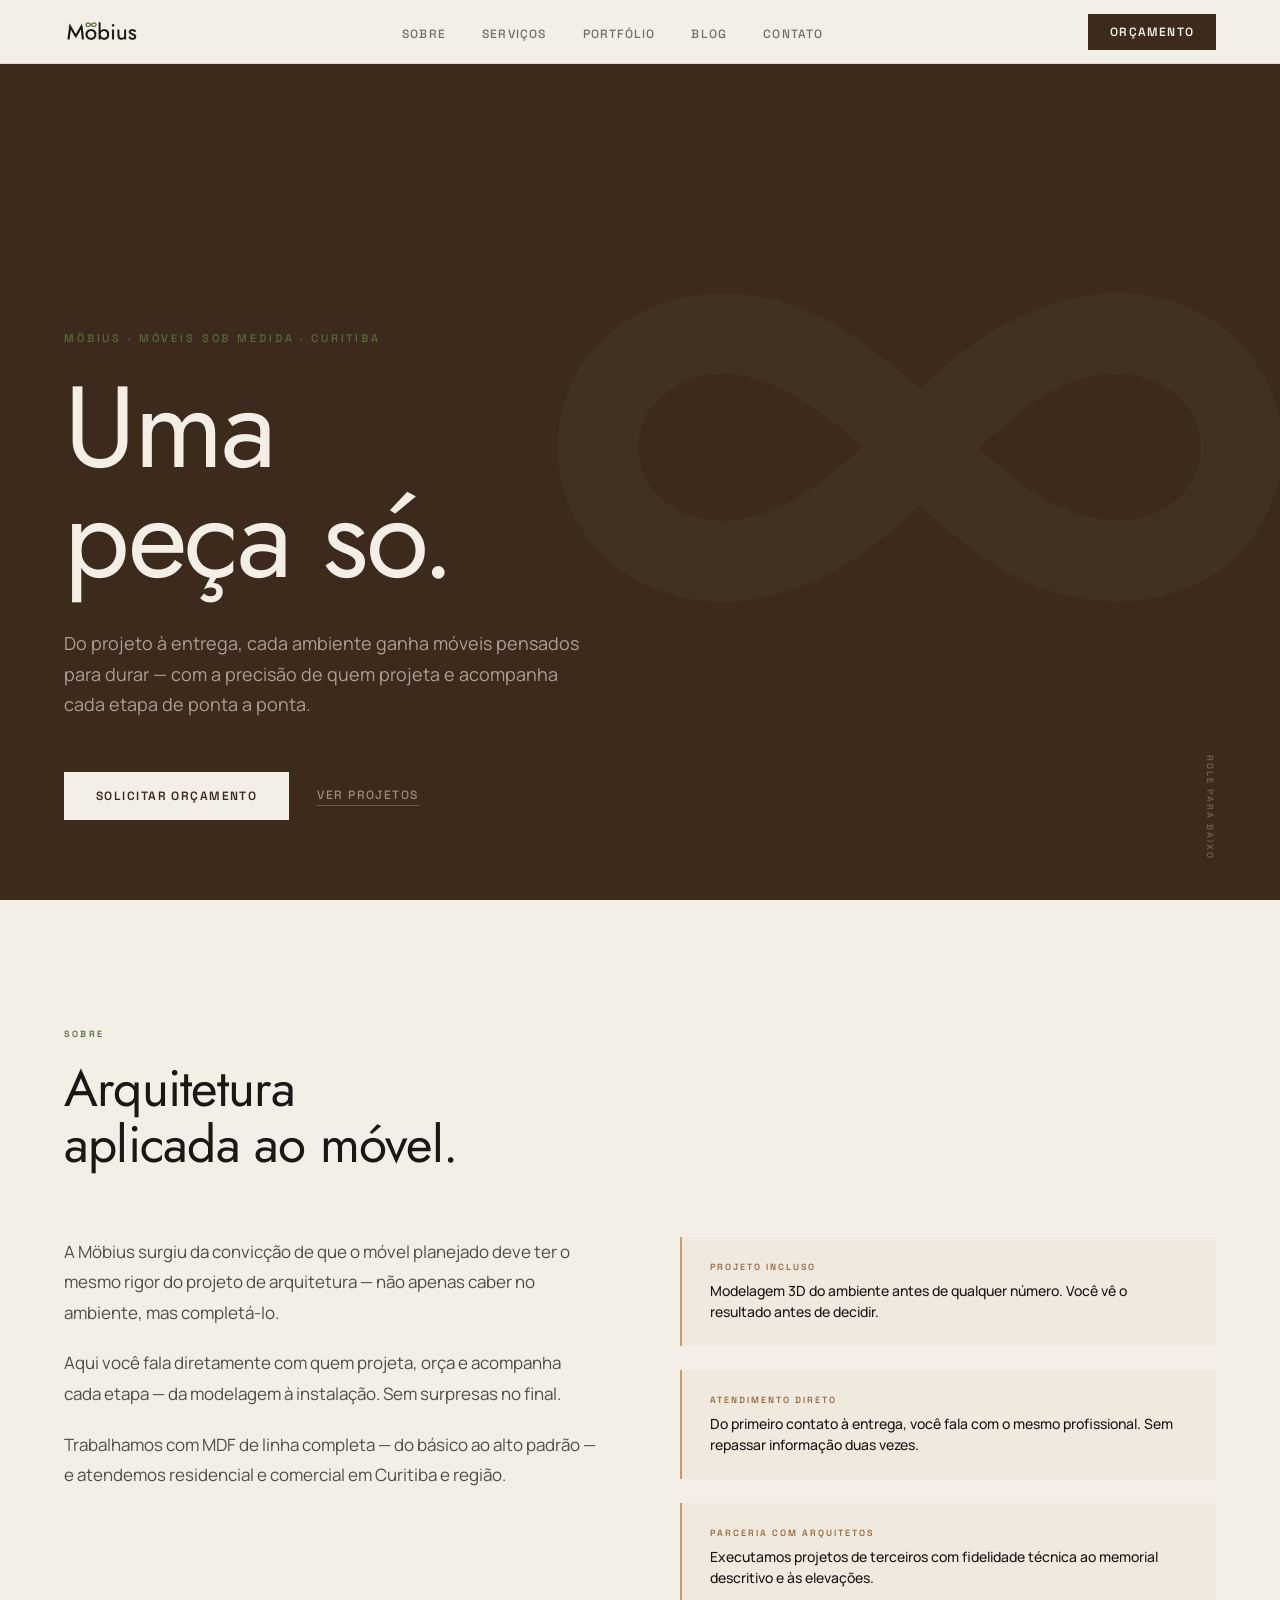
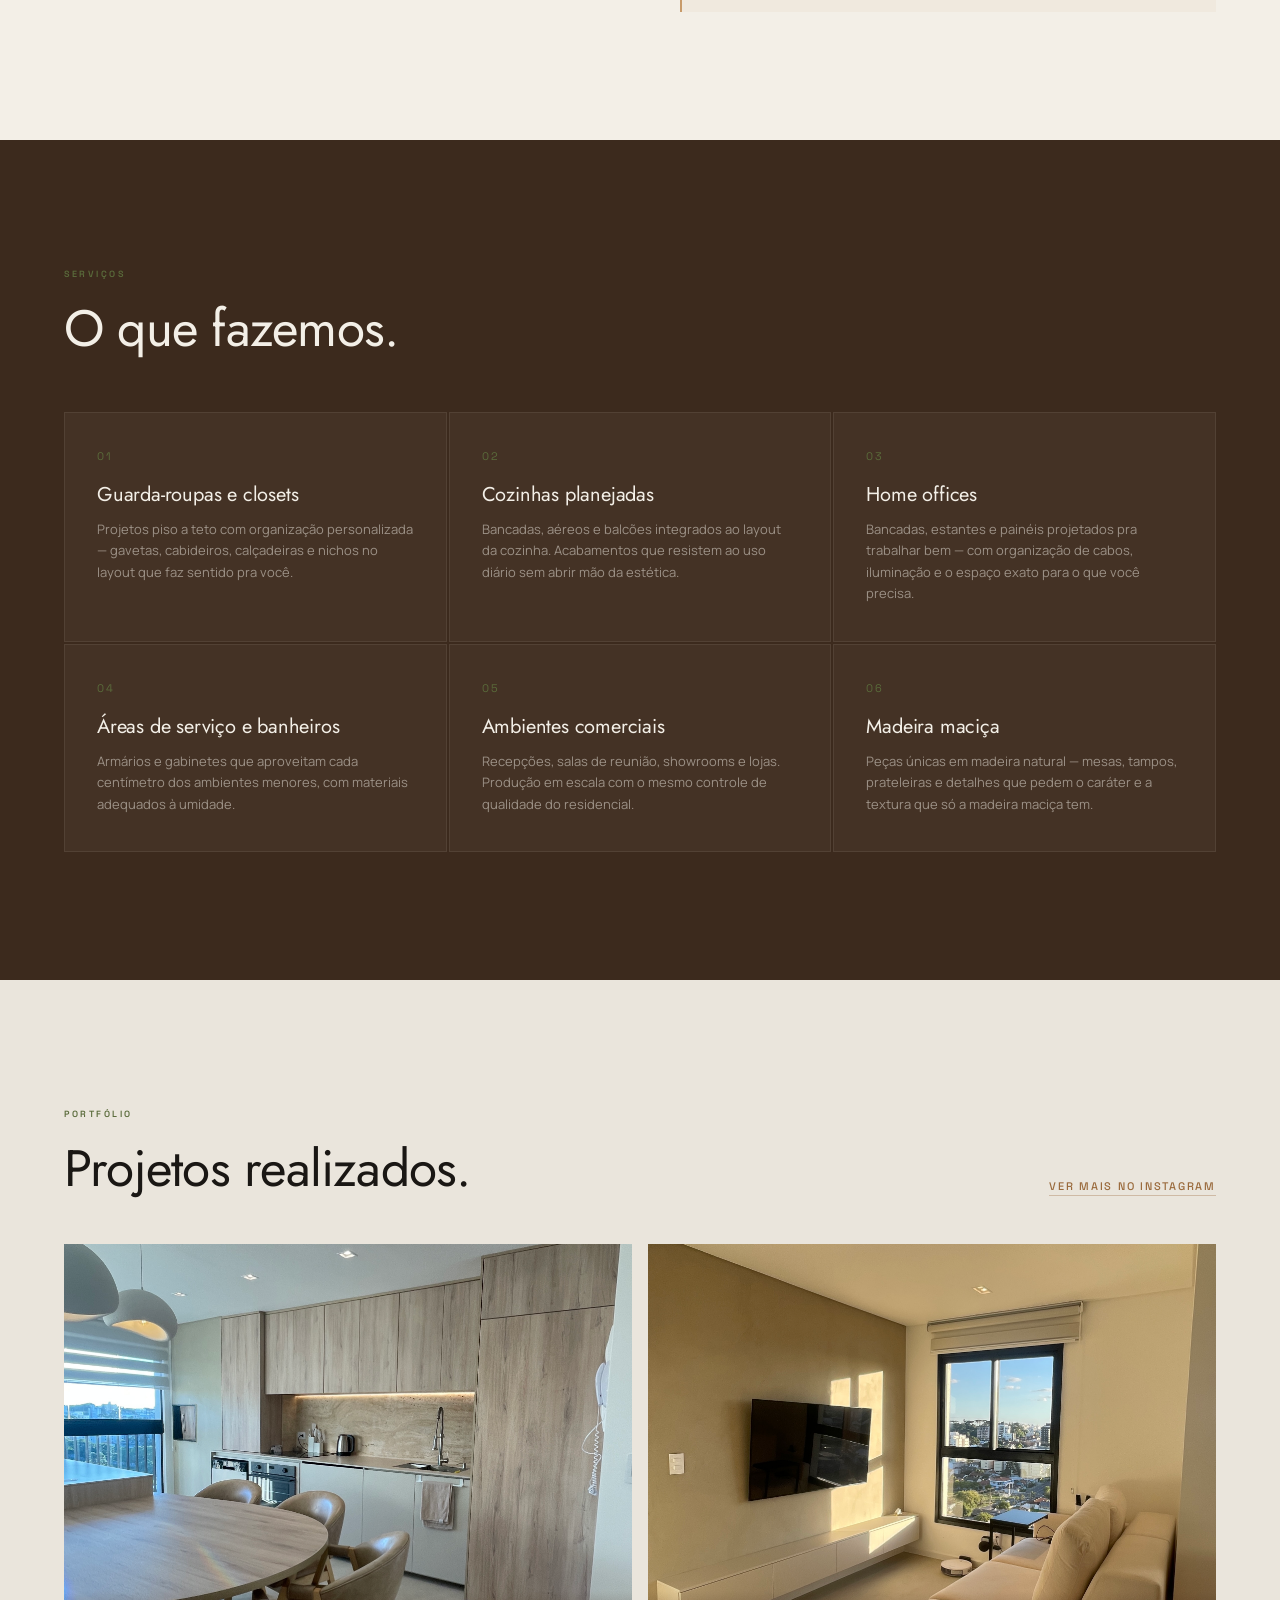
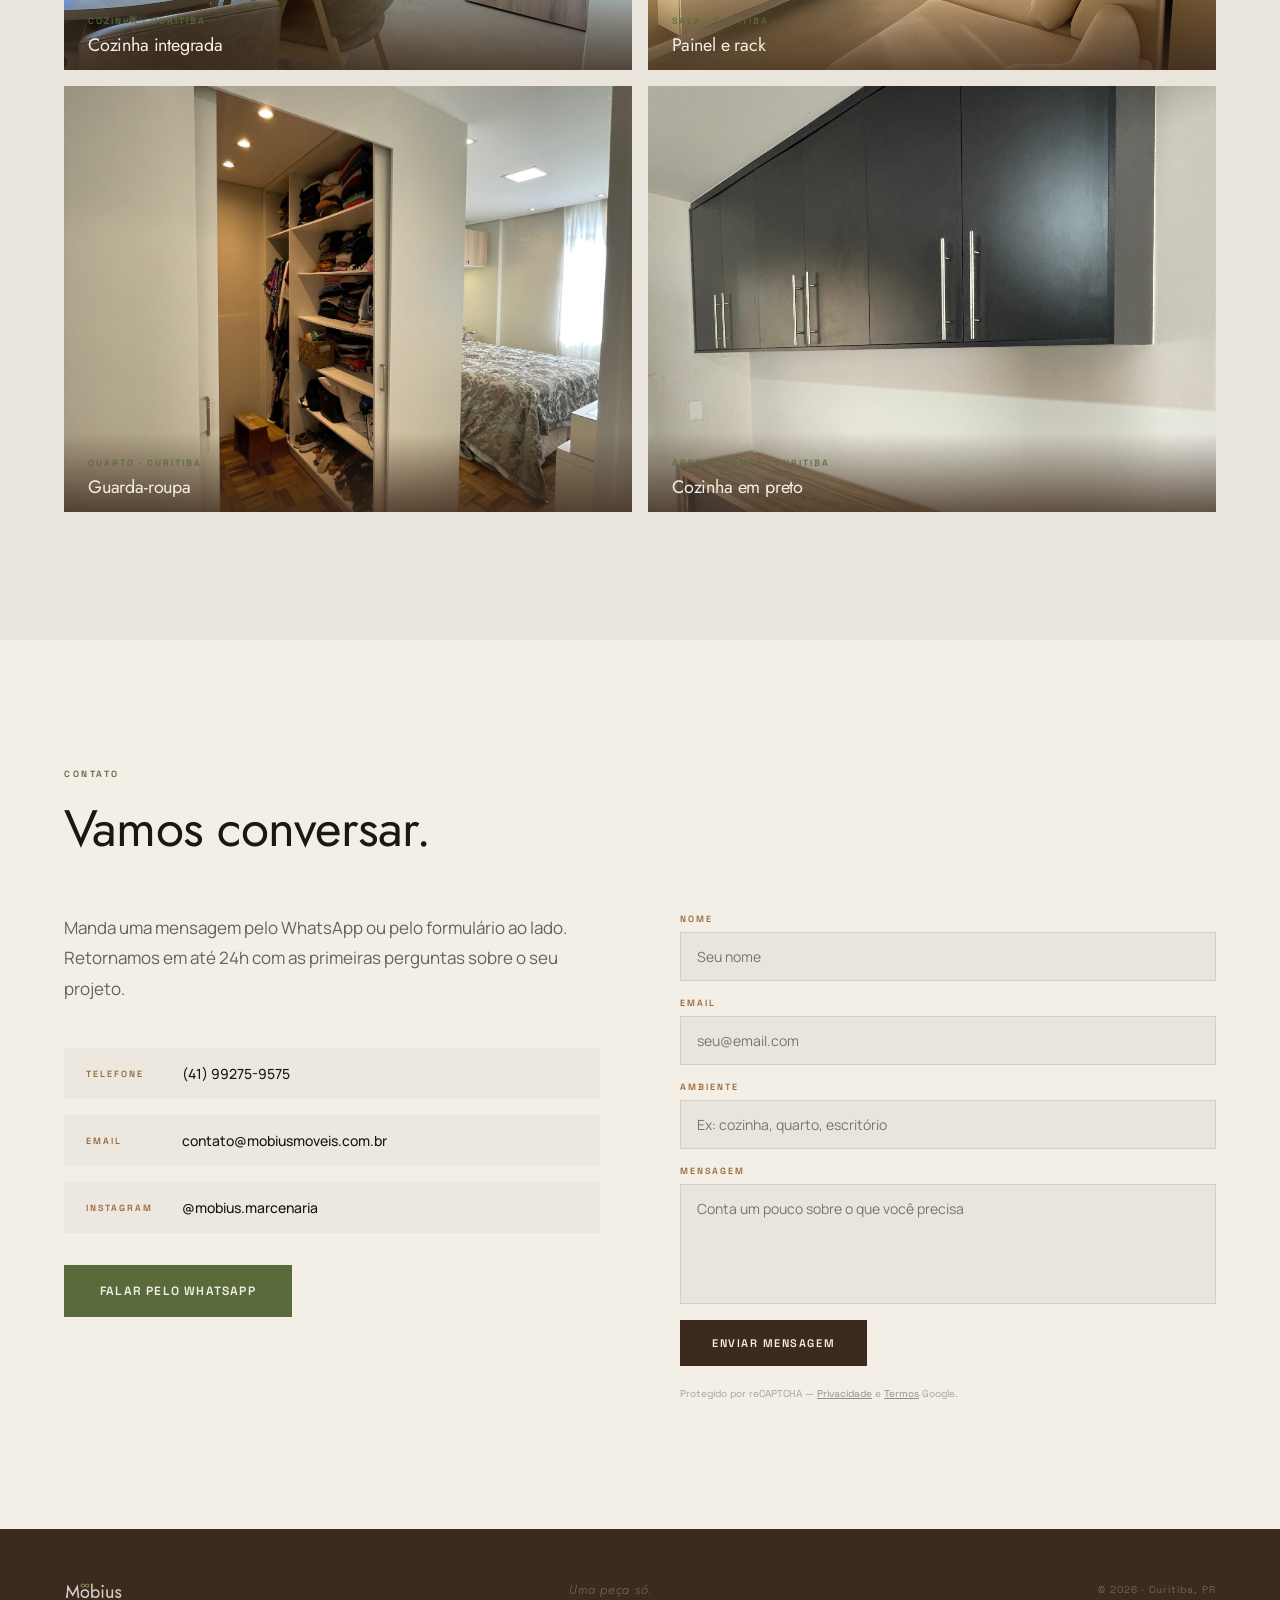
<file: index.html>
<!DOCTYPE html>
<html lang="pt-BR">
<head>
  <meta charset="UTF-8">
  <meta name="viewport" content="width=device-width, initial-scale=1.0">
  <meta name="description" content="Möbius — Móveis planejados sob medida em MDF, do projeto 3D à instalação. Marcenaria de autor para residencial e comercial em Curitiba e região.">
  <title>Móveis Planejados Sob Medida em Curitiba | Möbius Marcenaria</title>
  <link rel="canonical" href="https://www.mobiusmoveis.com.br/">

  <meta property="og:type" content="website">
  <meta property="og:site_name" content="Möbius Marcenaria">
  <meta property="og:locale" content="pt_BR">
  <meta property="og:title" content="Móveis Planejados Sob Medida em Curitiba | Möbius Marcenaria">
  <meta property="og:description" content="Móveis planejados sob medida em MDF, do projeto 3D à instalação. Marcenaria de autor para residencial e comercial em Curitiba e região.">
  <meta property="og:url" content="https://www.mobiusmoveis.com.br/">
  <meta property="og:image" content="https://www.mobiusmoveis.com.br/assets/projeto-1.jpg">
  <meta name="twitter:card" content="summary_large_image">
  <meta name="twitter:title" content="Móveis Planejados Sob Medida em Curitiba | Möbius Marcenaria">
  <meta name="twitter:description" content="Móveis planejados sob medida em MDF, do projeto 3D à instalação. Marcenaria de autor em Curitiba.">
  <meta name="twitter:image" content="https://www.mobiusmoveis.com.br/assets/projeto-1.jpg">

  <script type="application/ld+json">
  {
    "@context": "https://schema.org",
    "@type": "HomeAndConstructionBusiness",
    "@id": "https://www.mobiusmoveis.com.br/#negocio",
    "name": "Möbius Marcenaria",
    "alternateName": "Möbius Móveis Sob Medida",
    "description": "Marcenaria de autor em Curitiba. Móveis planejados sob medida em MDF, do projeto 3D à instalação, para residencial e comercial.",
    "url": "https://www.mobiusmoveis.com.br/",
    "logo": "https://www.mobiusmoveis.com.br/assets/logo-wordmark.png",
    "image": "https://www.mobiusmoveis.com.br/assets/projeto-1.jpg",
    "telephone": "+55-41-99275-9575",
    "email": "contato@mobiusmoveis.com.br",
    "priceRange": "$$-$$$",
    "address": {
      "@type": "PostalAddress",
      "addressLocality": "Curitiba",
      "addressRegion": "PR",
      "addressCountry": "BR"
    },
    "areaServed": [
      { "@type": "City", "name": "Curitiba" },
      { "@type": "AdministrativeArea", "name": "Região Metropolitana de Curitiba" }
    ],
    "sameAs": ["https://www.instagram.com/mobius.marcenaria"],
    "knowsAbout": [
      "móveis planejados sob medida",
      "marcenaria em MDF",
      "cozinhas planejadas",
      "guarda-roupas e closets",
      "execução de projeto de arquitetura"
    ],
    "hasOfferCatalog": {
      "@type": "OfferCatalog",
      "name": "Serviços de marcenaria sob medida",
      "itemListElement": [
        { "@type": "Offer", "itemOffered": { "@type": "Service", "name": "Guarda-roupas e closets planejados" } },
        { "@type": "Offer", "itemOffered": { "@type": "Service", "name": "Cozinhas planejadas sob medida" } },
        { "@type": "Offer", "itemOffered": { "@type": "Service", "name": "Home offices planejados" } },
        { "@type": "Offer", "itemOffered": { "@type": "Service", "name": "Armários para áreas de serviço e banheiros" } },
        { "@type": "Offer", "itemOffered": { "@type": "Service", "name": "Marcenaria para ambientes comerciais" } },
        { "@type": "Offer", "itemOffered": { "@type": "Service", "name": "Peças em madeira maciça" } }
      ]
    }
  }
  </script>

  <link rel="preconnect" href="https://fonts.googleapis.com">
  <link rel="preconnect" href="https://fonts.gstatic.com" crossorigin>
  <link href="https://fonts.googleapis.com/css2?family=Jost:ital,wght@0,300;0,400;0,500;0,600;1,300&family=Manrope:wght@400;500;600;700&family=Space+Grotesk:wght@300;400;500;600&display=swap" rel="stylesheet">
  <script src="https://www.google.com/recaptcha/api.js?render=6Lc2WgYtAAAAAO7ogXWaCFEO2RRn3mpumhZgNvRN"></script>
  <style>
    /* ── VARIÁVEIS ────────────────────────────── */
    :root {
      --papel: #F3EFE7;
      --nogueira: #3C2A1D;
      --musgo: #5A6B3B;
      --tinta: #1A1714;
      --mel: #C89B6A;
      --caramelo: #9A6A3C;
      --papel-escuro: #EAE5DC;

      --jost: 'Jost', sans-serif;
      --manrope: 'Manrope', sans-serif;
      --grotesk: 'Space Grotesk', sans-serif;

      --max: 1160px;
      --pad: clamp(24px, 5vw, 80px);
    }

    /* ── RESET ────────────────────────────────── */
    *, *::before, *::after { box-sizing: border-box; margin: 0; padding: 0; }
    html { scroll-behavior: smooth; }
    body {
      font-family: var(--manrope);
      background: var(--papel);
      color: var(--tinta);
      -webkit-font-smoothing: antialiased;
    }
    img { display: block; width: 100%; height: 100%; object-fit: cover; }
    a { text-decoration: none; color: inherit; }

    /* ── NAV ──────────────────────────────────── */
    nav {
      position: fixed;
      top: 0; left: 0; right: 0;
      z-index: 100;
      background: var(--papel);
      border-bottom: 1px solid rgba(60, 42, 29, 0.1);
      padding: 0 var(--pad);
      height: 64px;
      display: flex;
      align-items: center;
      justify-content: space-between;
    }

    .nav-logo {
      display: flex;
      align-items: center;
    }

    .nav-logo img {
      height: 52px;
      width: auto;
      object-fit: contain;
    }

    .nav-links {
      display: flex;
      align-items: center;
      gap: 36px;
      list-style: none;
    }

    .nav-links a {
      font-family: var(--grotesk);
      font-size: 12px;
      font-weight: 500;
      letter-spacing: 0.1em;
      text-transform: uppercase;
      color: rgba(26, 23, 20, 0.6);
      transition: color 0.2s;
    }

    .nav-links a:hover { color: var(--tinta); }

    .nav-cta {
      font-family: var(--grotesk);
      font-size: 12px;
      font-weight: 600;
      letter-spacing: 0.1em;
      text-transform: uppercase;
      color: var(--papel);
      background: var(--nogueira);
      padding: 10px 22px;
      transition: background 0.2s;
    }

    .nav-cta:hover { background: var(--musgo); }

    /* ── HERO ─────────────────────────────────── */
    #inicio {
      background: var(--nogueira);
      min-height: 100vh;
      padding: 120px var(--pad) 80px;
      display: flex;
      flex-direction: column;
      justify-content: flex-end;
      position: relative;
      overflow: hidden;
    }

    .hero-bg-symbol {
      position: absolute;
      right: -8%;
      top: 50%;
      transform: translateY(-50%);
      height: clamp(400px, 72vh, 700px);
      width: auto;
      opacity: 0.13;
      pointer-events: none;
      user-select: none;
    }

    .hero-bg-symbol img {
      height: 100%;
      width: auto;
      object-fit: contain;
    }

    .hero-inner {
      max-width: var(--max);
      width: 100%;
      margin: 0 auto;
      position: relative;
      z-index: 1;
    }

    .hero-eyebrow {
      font-family: var(--grotesk);
      font-size: 11px;
      font-weight: 500;
      letter-spacing: 0.26em;
      text-transform: uppercase;
      color: var(--musgo);
      margin-bottom: 28px;
    }

    .hero-headline {
      font-family: var(--jost);
      font-size: clamp(56px, 9vw, 128px);
      font-weight: 400;
      color: var(--papel);
      line-height: 0.95;
      letter-spacing: -0.02em;
      margin-bottom: 36px;
      max-width: 800px;
    }

    .hero-sub {
      font-family: var(--manrope);
      font-size: clamp(15px, 1.6vw, 18px);
      font-weight: 400;
      color: rgba(243, 239, 231, 0.6);
      line-height: 1.7;
      max-width: 520px;
      margin-bottom: 52px;
    }

    .hero-actions {
      display: flex;
      align-items: center;
      gap: 28px;
      flex-wrap: wrap;
    }

    .btn-primary {
      font-family: var(--grotesk);
      font-size: 12px;
      font-weight: 600;
      letter-spacing: 0.12em;
      text-transform: uppercase;
      color: var(--nogueira);
      background: var(--papel);
      padding: 16px 32px;
      transition: background 0.2s, color 0.2s;
      display: inline-block;
    }

    .btn-primary:hover {
      background: var(--musgo);
      color: var(--papel);
    }

    .btn-ghost {
      font-family: var(--grotesk);
      font-size: 12px;
      font-weight: 500;
      letter-spacing: 0.12em;
      text-transform: uppercase;
      color: rgba(243, 239, 231, 0.5);
      border-bottom: 1px solid rgba(243, 239, 231, 0.25);
      padding-bottom: 2px;
      transition: color 0.2s, border-color 0.2s;
    }

    .btn-ghost:hover {
      color: var(--papel);
      border-color: var(--papel);
    }

    .hero-scroll {
      position: absolute;
      bottom: 40px;
      right: var(--pad);
      font-family: var(--grotesk);
      font-size: 9px;
      font-weight: 500;
      letter-spacing: 0.22em;
      text-transform: uppercase;
      color: rgba(243, 239, 231, 0.3);
      writing-mode: vertical-rl;
    }

    /* ── SEÇÃO GENÉRICA ───────────────────────── */
    section {
      padding: clamp(72px, 10vw, 128px) var(--pad);
    }

    .section-inner {
      max-width: var(--max);
      margin: 0 auto;
    }

    .eyebrow {
      font-family: var(--grotesk);
      font-size: 9px;
      font-weight: 600;
      letter-spacing: 0.28em;
      text-transform: uppercase;
      color: var(--musgo);
      margin-bottom: 20px;
    }

    .section-headline {
      font-family: var(--jost);
      font-size: clamp(32px, 4vw, 52px);
      font-weight: 400;
      color: var(--tinta);
      line-height: 1.1;
      letter-spacing: -0.015em;
    }

    /* ── SOBRE ────────────────────────────────── */
    #sobre {
      background: var(--papel);
    }

    .sobre-grid {
      display: grid;
      grid-template-columns: 1fr 1fr;
      gap: 80px;
      align-items: start;
      margin-top: 64px;
    }

    .sobre-text p {
      font-size: clamp(15px, 1.5vw, 17px);
      font-weight: 400;
      color: rgba(26, 23, 20, 0.75);
      line-height: 1.8;
      margin-bottom: 20px;
    }

    .sobre-text p:last-child { margin-bottom: 0; }

    .sobre-diferenciais {
      display: flex;
      flex-direction: column;
      gap: 24px;
    }

    .diferencial {
      padding: 24px 28px;
      border-left: 2px solid var(--mel);
      background: rgba(200, 155, 106, 0.07);
    }

    .diferencial-label {
      font-family: var(--grotesk);
      font-size: 9px;
      font-weight: 600;
      letter-spacing: 0.22em;
      text-transform: uppercase;
      color: var(--caramelo);
      margin-bottom: 7px;
    }

    .diferencial-text {
      font-family: var(--manrope);
      font-size: 14px;
      font-weight: 500;
      color: var(--tinta);
      line-height: 1.5;
    }

    /* ── SERVIÇOS ─────────────────────────────── */
    #servicos {
      background: var(--nogueira);
    }

    #servicos .eyebrow { color: var(--musgo); }

    #servicos .section-headline { color: var(--papel); }

    .servicos-grid {
      display: grid;
      grid-template-columns: repeat(3, 1fr);
      gap: 2px;
      margin-top: 56px;
    }

    .servico-card {
      background: rgba(243, 239, 231, 0.04);
      border: 1px solid rgba(243, 239, 231, 0.08);
      padding: 36px 32px;
      transition: background 0.25s;
    }

    .servico-card:hover {
      background: rgba(90, 107, 59, 0.15);
    }

    .servico-num {
      font-family: var(--grotesk);
      font-size: 11px;
      font-weight: 400;
      color: var(--musgo);
      letter-spacing: 0.18em;
      margin-bottom: 20px;
    }

    .servico-nome {
      font-family: var(--jost);
      font-size: 20px;
      font-weight: 400;
      color: var(--papel);
      letter-spacing: -0.01em;
      margin-bottom: 12px;
      line-height: 1.2;
    }

    .servico-desc {
      font-family: var(--manrope);
      font-size: 13px;
      font-weight: 400;
      color: rgba(243, 239, 231, 0.5);
      line-height: 1.65;
    }

    /* ── PORTFÓLIO ────────────────────────────── */
    #portfolio {
      background: var(--papel-escuro);
    }

    .portfolio-header {
      display: flex;
      justify-content: space-between;
      align-items: flex-end;
      margin-bottom: 48px;
    }

    .portfolio-link {
      font-family: var(--grotesk);
      font-size: 11px;
      font-weight: 500;
      letter-spacing: 0.16em;
      text-transform: uppercase;
      color: var(--caramelo);
      border-bottom: 1px solid rgba(154, 106, 60, 0.35);
      padding-bottom: 2px;
      transition: color 0.2s;
    }

    .portfolio-link:hover { color: var(--musgo); }

    .portfolio-grid {
      display: grid;
      grid-template-columns: repeat(2, 1fr);
      gap: 16px;
    }

    .portfolio-item {
      position: relative;
      overflow: hidden;
      aspect-ratio: 4/3;
      background: rgba(60, 42, 29, 0.1);
      cursor: pointer;
    }

    /* SUBSTITUIR: quando tiver as fotos, adicionar <img src="assets/projeto-N.jpg" alt="..."> dentro de .portfolio-item */
    .portfolio-placeholder {
      width: 100%;
      height: 100%;
      display: flex;
      align-items: center;
      justify-content: center;
      background: linear-gradient(135deg, rgba(60,42,29,0.08) 0%, rgba(200,155,106,0.12) 100%);
    }

    .portfolio-placeholder-icon {
      font-family: var(--jost);
      font-size: 48px;
      font-weight: 300;
      color: rgba(60, 42, 29, 0.15);
    }

    .portfolio-item-overlay {
      position: absolute;
      bottom: 0; left: 0; right: 0;
      background: linear-gradient(to top, rgba(60,42,29,0.85) 0%, transparent 100%);
      padding: 24px 24px 20px;
      transform: translateY(8px);
      transition: transform 0.3s;
    }

    .portfolio-item:hover .portfolio-item-overlay {
      transform: translateY(0);
    }

    .portfolio-item-label {
      font-family: var(--grotesk);
      font-size: 9px;
      font-weight: 500;
      letter-spacing: 0.22em;
      text-transform: uppercase;
      color: var(--musgo);
      margin-bottom: 5px;
    }

    .portfolio-item-nome {
      font-family: var(--jost);
      font-size: 18px;
      font-weight: 400;
      color: var(--papel);
      letter-spacing: -0.01em;
    }

    /* ── CONTATO ──────────────────────────────── */
    #contato {
      background: var(--papel);
    }

    .contato-grid {
      display: grid;
      grid-template-columns: 1fr 1fr;
      gap: 80px;
      align-items: start;
      margin-top: 56px;
    }

    .contato-intro {
      font-family: var(--manrope);
      font-size: clamp(15px, 1.5vw, 17px);
      font-weight: 400;
      color: rgba(26, 23, 20, 0.65);
      line-height: 1.8;
      margin-bottom: 44px;
    }

    .contato-canais {
      display: flex;
      flex-direction: column;
      gap: 16px;
    }

    .canal {
      display: flex;
      align-items: center;
      gap: 16px;
      padding: 16px 20px;
      background: rgba(60, 42, 29, 0.04);
      border-left: 2px solid transparent;
      transition: border-color 0.2s, background 0.2s;
    }

    .canal:hover {
      border-color: var(--musgo);
      background: rgba(90, 107, 59, 0.06);
    }

    .canal-label {
      font-family: var(--grotesk);
      font-size: 9px;
      font-weight: 600;
      letter-spacing: 0.22em;
      text-transform: uppercase;
      color: var(--caramelo);
      min-width: 80px;
    }

    .canal-value {
      font-family: var(--manrope);
      font-size: 14px;
      font-weight: 500;
      color: var(--tinta);
    }

    .contato-wpp {
      display: inline-flex;
      align-items: center;
      gap: 12px;
      font-family: var(--grotesk);
      font-size: 12px;
      font-weight: 600;
      letter-spacing: 0.1em;
      text-transform: uppercase;
      color: var(--papel);
      background: var(--musgo);
      padding: 18px 36px;
      margin-top: 32px;
      transition: background 0.2s;
    }

    .contato-wpp:hover { background: var(--nogueira); }

    .contato-form {
      display: flex;
      flex-direction: column;
      gap: 16px;
    }

    .form-group {
      display: flex;
      flex-direction: column;
      gap: 7px;
    }

    .form-label {
      font-family: var(--grotesk);
      font-size: 9px;
      font-weight: 600;
      letter-spacing: 0.22em;
      text-transform: uppercase;
      color: var(--caramelo);
    }

    .form-input,
    .form-textarea {
      font-family: var(--manrope);
      font-size: 14px;
      font-weight: 400;
      color: var(--tinta);
      background: rgba(60, 42, 29, 0.05);
      border: 1px solid rgba(60, 42, 29, 0.12);
      padding: 14px 16px;
      outline: none;
      transition: border-color 0.2s;
      resize: none;
      width: 100%;
    }

    .form-input:focus,
    .form-textarea:focus {
      border-color: var(--musgo);
    }

    .form-textarea { min-height: 120px; }

    .grecaptcha-badge { visibility: hidden !important; }

  .recaptcha-notice {
    font-family: var(--grotesk);
    font-size: 10px;
    color: rgba(26, 23, 20, 0.35);
    line-height: 1.5;
    margin-top: 4px;
  }

  .recaptcha-notice a {
    color: rgba(26, 23, 20, 0.45);
    text-decoration: underline;
  }

  .form-submit {
      font-family: var(--grotesk);
      font-size: 11px;
      font-weight: 600;
      letter-spacing: 0.14em;
      text-transform: uppercase;
      color: var(--papel);
      background: var(--nogueira);
      border: none;
      padding: 16px 32px;
      cursor: pointer;
      transition: background 0.2s;
      align-self: flex-start;
    }

    .form-submit:hover { background: var(--musgo); }

    /* ── FOOTER ───────────────────────────────── */
    footer {
      background: var(--nogueira);
      padding: 40px var(--pad);
    }

    .footer-inner {
      max-width: var(--max);
      margin: 0 auto;
      display: flex;
      justify-content: space-between;
      align-items: center;
    }

    .footer-logo img {
      height: 42px;
      width: auto;
      object-fit: contain;
      opacity: 0.8;
    }

    .footer-tagline {
      font-family: var(--jost);
      font-size: 13px;
      font-weight: 300;
      font-style: italic;
      color: rgba(243, 239, 231, 0.35);
      letter-spacing: 0.06em;
    }

    .footer-copy {
      font-family: var(--grotesk);
      font-size: 10px;
      font-weight: 400;
      letter-spacing: 0.1em;
      color: rgba(243, 239, 231, 0.3);
    }

    /* ── RESPONSIVO ───────────────────────────── */
    @media (max-width: 900px) {
      .nav-links { display: none; }

      .sobre-grid,
      .contato-grid { grid-template-columns: 1fr; gap: 48px; }

      .servicos-grid { grid-template-columns: repeat(2, 1fr); }

      .portfolio-header { flex-direction: column; align-items: flex-start; gap: 16px; }

      .footer-inner { flex-direction: column; gap: 16px; text-align: center; }
    }

    @media (max-width: 600px) {
      .servicos-grid,
      .portfolio-grid { grid-template-columns: 1fr; }

      .hero-actions { flex-direction: column; align-items: flex-start; }

      .hero-scroll { display: none; }
    }
  </style>
</head>
<body>

<!-- ── NAV ──────────────────────────────────── -->
<nav>
  <a href="#inicio" class="nav-logo">
    <img src="assets/logo-wordmark.png" alt="Möbius">
  </a>
  <ul class="nav-links">
    <li><a href="#sobre">Sobre</a></li>
    <li><a href="#servicos">Serviços</a></li>
    <li><a href="#portfolio">Portfólio</a></li>
    <li><a href="/blog/">Blog</a></li>
    <li><a href="#contato">Contato</a></li>
  </ul>
  <a href="https://wa.me/5541992759575?text=Ol%C3%A1%2C%20vim%20pelo%20site%20da%20M%C3%B6bius%20e%20gostaria%20de%20um%20or%C3%A7amento." target="_blank" class="nav-cta">Orçamento</a>
</nav>

<!-- ── HERO ─────────────────────────────────── -->
<section id="inicio">
  <div class="hero-bg-symbol">
    <img src="assets/logo-symbol.png" alt="">
  </div>
  <div class="hero-inner">
    <p class="hero-eyebrow">Möbius · Móveis sob medida · Curitiba</p>
    <h1 class="hero-headline">Uma<br>peça só.</h1>
    <p class="hero-sub">Do projeto à entrega, cada ambiente ganha móveis pensados para durar — com a precisão de quem projeta e acompanha cada etapa de ponta a ponta.</p>
    <div class="hero-actions">
      <a href="https://wa.me/5541992759575?text=Ol%C3%A1%2C%20vim%20pelo%20site%20da%20M%C3%B6bius%20e%20gostaria%20de%20um%20or%C3%A7amento." target="_blank" class="btn-primary">Solicitar orçamento</a>
      <a href="#portfolio" class="btn-ghost">Ver projetos</a>
    </div>
  </div>
  <span class="hero-scroll">Role para baixo</span>
</section>

<!-- ── SOBRE ─────────────────────────────────── -->
<section id="sobre">
  <div class="section-inner">
    <p class="eyebrow">Sobre</p>
    <h2 class="section-headline">Arquitetura<br>aplicada ao móvel.</h2>
    <div class="sobre-grid">
      <div class="sobre-text">
        <p>A Möbius surgiu da convicção de que o móvel planejado deve ter o mesmo rigor do projeto de arquitetura — não apenas caber no ambiente, mas completá-lo.</p>
        <p>Aqui você fala diretamente com quem projeta, orça e acompanha cada etapa — da modelagem à instalação. Sem surpresas no final.</p>
        <p>Trabalhamos com MDF de linha completa — do básico ao alto padrão — e atendemos residencial e comercial em Curitiba e região.</p>
      </div>
      <div class="sobre-diferenciais">
        <div class="diferencial">
          <p class="diferencial-label">Projeto incluso</p>
          <p class="diferencial-text">Modelagem 3D do ambiente antes de qualquer número. Você vê o resultado antes de decidir.</p>
        </div>
        <div class="diferencial">
          <p class="diferencial-label">Atendimento direto</p>
          <p class="diferencial-text">Do primeiro contato à entrega, você fala com o mesmo profissional. Sem repassar informação duas vezes.</p>
        </div>
        <div class="diferencial">
          <p class="diferencial-label">Parceria com arquitetos</p>
          <p class="diferencial-text">Executamos projetos de terceiros com fidelidade técnica ao memorial descritivo e às elevações.</p>
        </div>
      </div>
    </div>
  </div>
</section>

<!-- ── SERVIÇOS ───────────────────────────────── -->
<section id="servicos">
  <div class="section-inner">
    <p class="eyebrow">Serviços</p>
    <h2 class="section-headline">O que fazemos.</h2>
    <div class="servicos-grid">
      <div class="servico-card">
        <p class="servico-num">01</p>
        <h3 class="servico-nome">Guarda-roupas e closets</h3>
        <p class="servico-desc">Projetos piso a teto com organização personalizada — gavetas, cabideiros, calçadeiras e nichos no layout que faz sentido pra você.</p>
      </div>
      <div class="servico-card">
        <p class="servico-num">02</p>
        <h3 class="servico-nome">Cozinhas planejadas</h3>
        <p class="servico-desc">Bancadas, aéreos e balcões integrados ao layout da cozinha. Acabamentos que resistem ao uso diário sem abrir mão da estética.</p>
      </div>
      <div class="servico-card">
        <p class="servico-num">03</p>
        <h3 class="servico-nome">Home offices</h3>
        <p class="servico-desc">Bancadas, estantes e painéis projetados pra trabalhar bem — com organização de cabos, iluminação e o espaço exato para o que você precisa.</p>
      </div>
      <div class="servico-card">
        <p class="servico-num">04</p>
        <h3 class="servico-nome">Áreas de serviço e banheiros</h3>
        <p class="servico-desc">Armários e gabinetes que aproveitam cada centímetro dos ambientes menores, com materiais adequados à umidade.</p>
      </div>
      <div class="servico-card">
        <p class="servico-num">05</p>
        <h3 class="servico-nome">Ambientes comerciais</h3>
        <p class="servico-desc">Recepções, salas de reunião, showrooms e lojas. Produção em escala com o mesmo controle de qualidade do residencial.</p>
      </div>
      <div class="servico-card">
        <p class="servico-num">06</p>
        <h3 class="servico-nome">Madeira maciça</h3>
        <p class="servico-desc">Peças únicas em madeira natural — mesas, tampos, prateleiras e detalhes que pedem o caráter e a textura que só a madeira maciça tem.</p>
      </div>
    </div>
  </div>
</section>

<!-- ── PORTFÓLIO ──────────────────────────────── -->
<section id="portfolio">
  <div class="section-inner">
    <div class="portfolio-header">
      <div>
        <p class="eyebrow">Portfólio</p>
        <h2 class="section-headline">Projetos realizados.</h2>
      </div>
      <a href="https://www.instagram.com/mobius.marcenaria" target="_blank" class="portfolio-link">Ver mais no Instagram</a>
    </div>
    <div class="portfolio-grid">

      <div class="portfolio-item">
        <img src="assets/projeto-1.jpg" alt="Cozinha planejada amadeirada com sala integrada — Möbius Marcenaria">
        <div class="portfolio-item-overlay">
          <p class="portfolio-item-label">Cozinha · Curitiba</p>
          <p class="portfolio-item-nome">Cozinha integrada</p>
        </div>
      </div>

      <div class="portfolio-item">
        <img src="assets/projeto-2.jpg" alt="Painel de TV e rack sob medida — Möbius Marcenaria">
        <div class="portfolio-item-overlay">
          <p class="portfolio-item-label">Sala · Curitiba</p>
          <p class="portfolio-item-nome">Painel e rack</p>
        </div>
      </div>

      <div class="portfolio-item">
        <img src="assets/projeto-3.jpg" alt="Guarda-roupa sob medida — Möbius Marcenaria">
        <div class="portfolio-item-overlay">
          <p class="portfolio-item-label">Quarto · Curitiba</p>
          <p class="portfolio-item-nome">Guarda-roupa</p>
        </div>
      </div>

      <div class="portfolio-item">
        <img src="assets/projeto-4.jpg" alt="Cozinha preta com bancada amadeirada — Möbius Marcenaria">
        <div class="portfolio-item-overlay">
          <p class="portfolio-item-label">Área gourmet · Curitiba</p>
          <p class="portfolio-item-nome">Cozinha em preto</p>
        </div>
      </div>

    </div>
  </div>
</section>

<!-- ── CONTATO ────────────────────────────────── -->
<section id="contato">
  <div class="section-inner">
    <p class="eyebrow">Contato</p>
    <h2 class="section-headline">Vamos conversar.</h2>
    <div class="contato-grid">
      <div>
        <p class="contato-intro">Manda uma mensagem pelo WhatsApp ou pelo formulário ao lado. Retornamos em até 24h com as primeiras perguntas sobre o seu projeto.</p>
        <div class="contato-canais">
          <a href="tel:+5541992759575" class="canal">
            <span class="canal-label">Telefone</span>
            <span class="canal-value">(41) 99275-9575</span>
          </a>
          <a href="mailto:contato@mobiusmoveis.com.br" class="canal">
            <span class="canal-label">Email</span>
            <span class="canal-value">contato@mobiusmoveis.com.br</span>
          </a>
          <a href="https://www.instagram.com/mobius.marcenaria" target="_blank" class="canal">
            <span class="canal-label">Instagram</span>
            <span class="canal-value">@mobius.marcenaria</span>
          </a>
        </div>
        <a href="https://wa.me/5541992759575?text=Ol%C3%A1%2C%20vim%20pelo%20site%20da%20M%C3%B6bius%20e%20gostaria%20de%20um%20or%C3%A7amento." target="_blank" class="contato-wpp">
          Falar pelo WhatsApp
        </a>
      </div>
      <form class="contato-form" id="contatoForm" action="https://formspree.io/f/mgoqjalw" method="POST">
        <input type="hidden" name="g-recaptcha-response" id="recaptchaToken">
        <div class="form-group">
          <label class="form-label" for="nome">Nome</label>
          <input class="form-input" type="text" id="nome" name="nome" placeholder="Seu nome" required>
        </div>
        <div class="form-group">
          <label class="form-label" for="email">Email</label>
          <input class="form-input" type="email" id="email" name="email" placeholder="seu@email.com" required>
        </div>
        <div class="form-group">
          <label class="form-label" for="ambiente">Ambiente</label>
          <input class="form-input" type="text" id="ambiente" name="ambiente" placeholder="Ex: cozinha, quarto, escritório">
        </div>
        <div class="form-group">
          <label class="form-label" for="mensagem">Mensagem</label>
          <textarea class="form-textarea" id="mensagem" name="mensagem" placeholder="Conta um pouco sobre o que você precisa"></textarea>
        </div>
        <button type="submit" class="form-submit">Enviar mensagem</button>
        <p class="recaptcha-notice">Protegido por reCAPTCHA — <a href="https://policies.google.com/privacy" target="_blank">Privacidade</a> e <a href="https://policies.google.com/terms" target="_blank">Termos</a> Google.</p>
      </form>
    </div>
  </div>
</section>

<!-- ── FOOTER ─────────────────────────────────── -->
<footer>
  <div class="footer-inner">
    <div class="footer-logo"><img src="assets/logo-wordmark-light.png" alt="Möbius"></div>
    <span class="footer-tagline">Uma peça só.</span>
    <span class="footer-copy">© 2026 · Curitiba, PR</span>
  </div>
</footer>

<!-- ── BACK TO TOP ───────────────────────────────── -->
<button class="back-to-top" id="backToTop" aria-label="Voltar ao topo" onclick="window.scrollTo({top:0,behavior:'smooth'})">
  <svg width="16" height="16" viewBox="0 0 16 16" fill="none" xmlns="http://www.w3.org/2000/svg">
    <path d="M8 13V3M3 8L8 3L13 8" stroke="currentColor" stroke-width="1.5" stroke-linecap="round" stroke-linejoin="round"/>
  </svg>
</button>

<style>
  .back-to-top {
    position: fixed;
    bottom: 32px;
    right: 32px;
    width: 40px;
    height: 40px;
    background: var(--nogueira);
    color: var(--papel);
    border: none;
    cursor: pointer;
    display: flex;
    align-items: center;
    justify-content: center;
    opacity: 0;
    transform: translateY(12px);
    transition: opacity 0.3s, transform 0.3s, background 0.2s;
    pointer-events: none;
    z-index: 99;
  }

  .back-to-top.visible {
    opacity: 1;
    transform: translateY(0);
    pointer-events: auto;
  }

  .back-to-top:hover {
    background: var(--musgo);
  }

  @media (max-width: 600px) {
    .back-to-top { bottom: 20px; right: 20px; }
  }
</style>

<script>
  const btn = document.getElementById('backToTop');
  window.addEventListener('scroll', () => {
    btn.classList.toggle('visible', window.scrollY > 120);
  }, { passive: true });

  document.getElementById('contatoForm').addEventListener('submit', function(e) {
    e.preventDefault();
    const form = this;
    grecaptcha.ready(function() {
      grecaptcha.execute('6Lc2WgYtAAAAAO7ogXWaCFEO2RRn3mpumhZgNvRN', { action: 'contact' }).then(function(token) {
        document.getElementById('recaptchaToken').value = token;
        form.submit();
      });
    });
  });
</script>

</body>
</html>
</file>
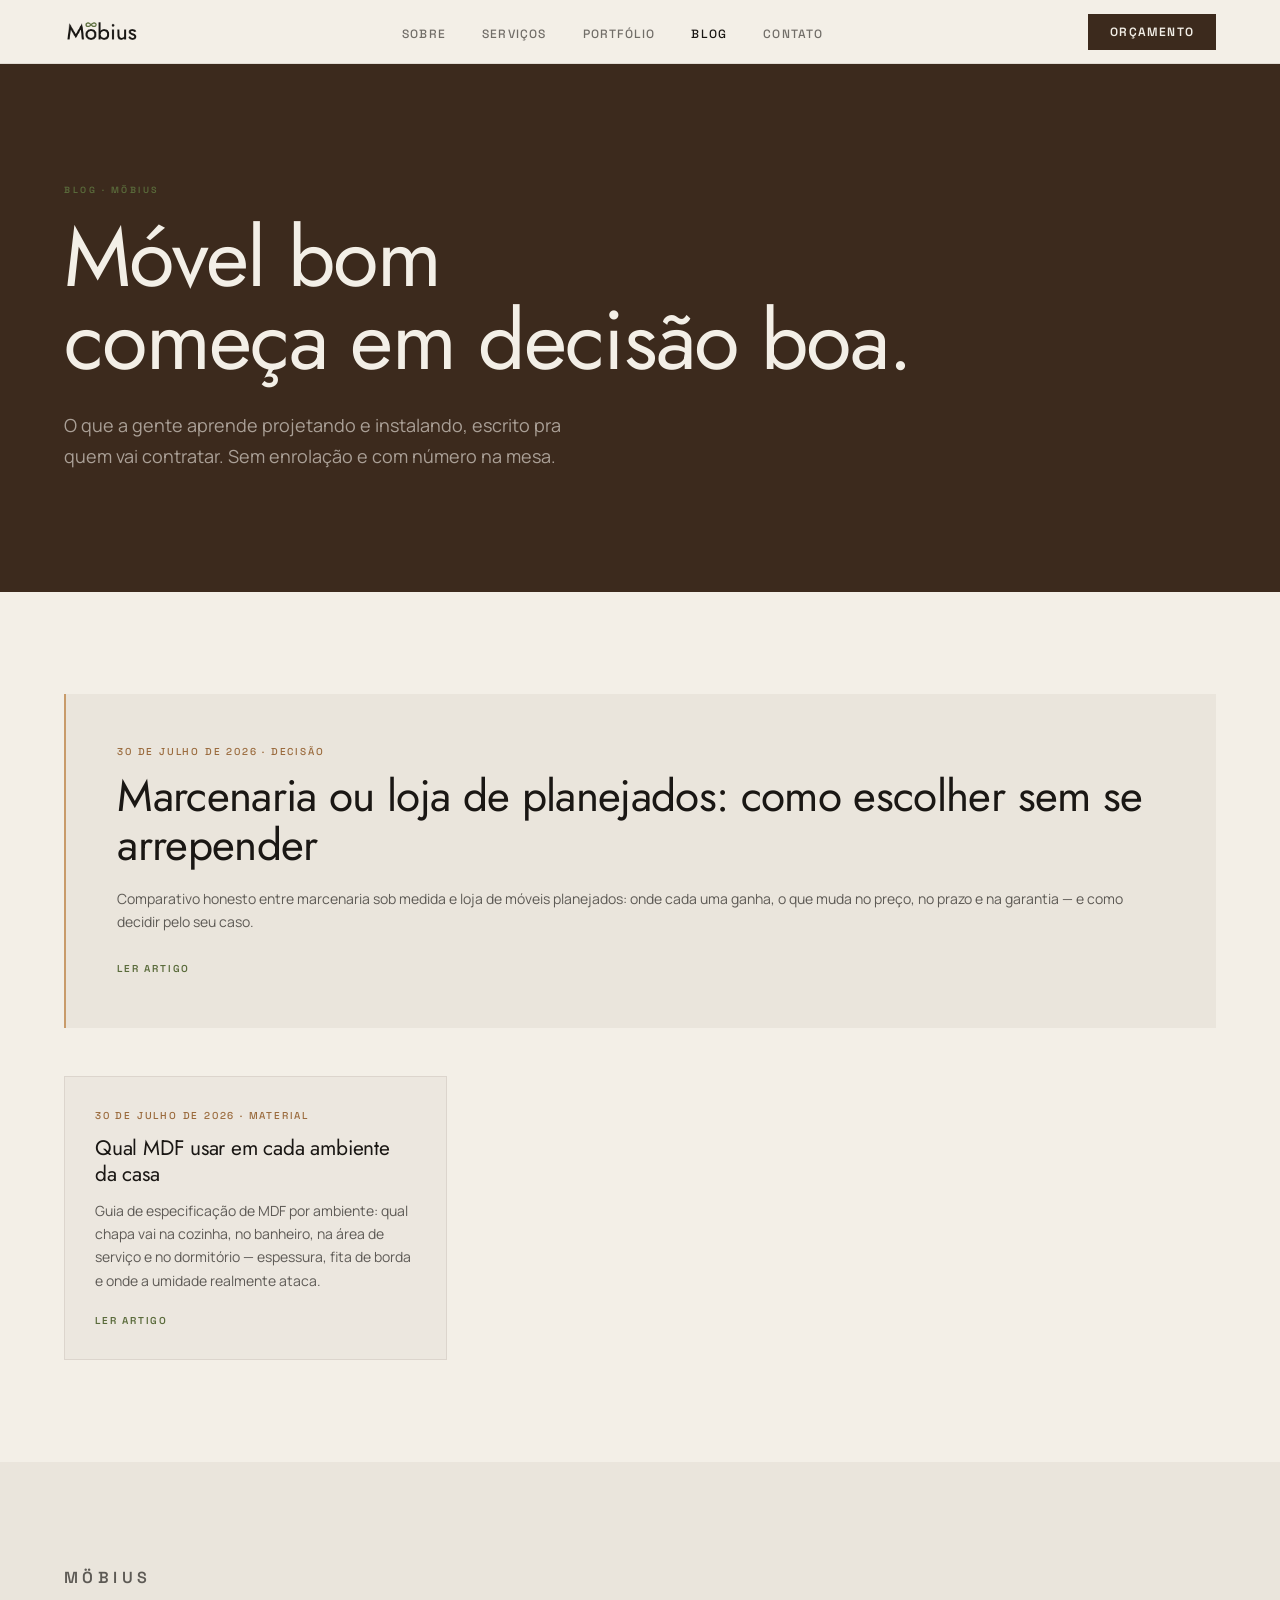
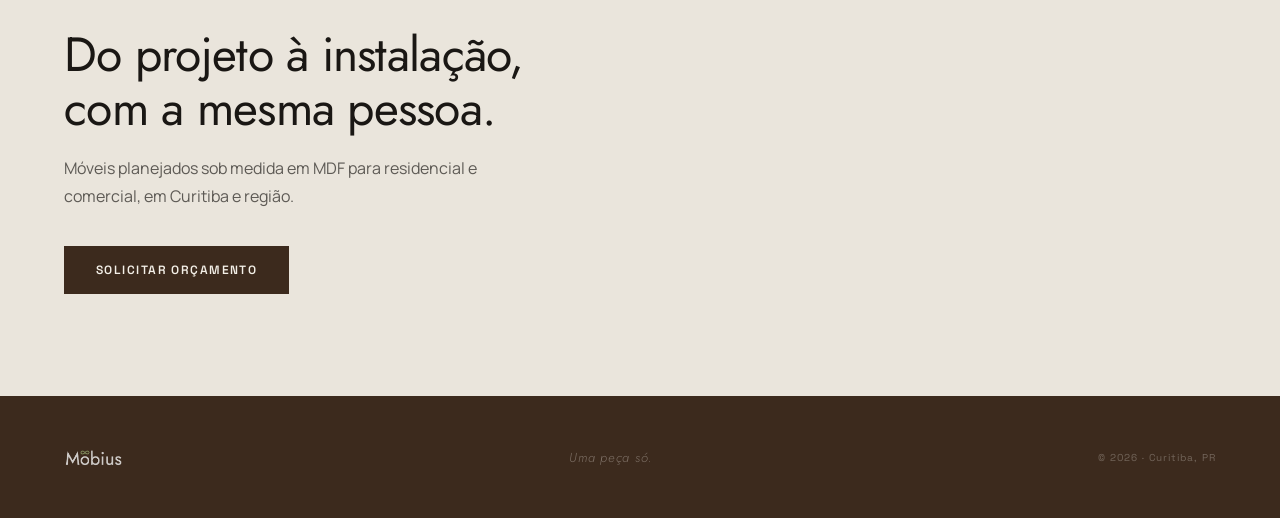
<file: blog/index.html>
<!DOCTYPE html>
<html lang="pt-BR">
<head>
  <meta charset="UTF-8">
  <meta name="viewport" content="width=device-width, initial-scale=1.0">
  <title>Blog — Möbius Marcenaria</title>
  <meta name="description" content="Guias práticos sobre móveis planejados sob medida em Curitiba: quanto custa, qual material usar, medidas que funcionam e o que olhar antes de fechar.">
  <link rel="canonical" href="https://www.mobiusmoveis.com.br/blog/">

  <meta property="og:type" content="website">
  <meta property="og:site_name" content="Möbius Marcenaria">
  <meta property="og:locale" content="pt_BR">
  <meta property="og:title" content="Blog — Möbius Marcenaria">
  <meta property="og:description" content="Guias práticos sobre móveis planejados sob medida em Curitiba: quanto custa, qual material usar, medidas que funcionam e o que olhar antes de fechar.">
  <meta property="og:url" content="https://www.mobiusmoveis.com.br/blog/">
  <meta property="og:image" content="https://www.mobiusmoveis.com.br/assets/projeto-1.jpg">
  <meta name="twitter:card" content="summary_large_image">
  <meta name="twitter:title" content="Blog — Möbius Marcenaria">
  <meta name="twitter:description" content="Guias práticos sobre móveis planejados sob medida em Curitiba: quanto custa, qual material usar, medidas que funcionam e o que olhar antes de fechar.">
  <meta name="twitter:image" content="https://www.mobiusmoveis.com.br/assets/projeto-1.jpg">
  <link rel="preconnect" href="https://fonts.googleapis.com">
  <link rel="preconnect" href="https://fonts.gstatic.com" crossorigin>
  <link href="https://fonts.googleapis.com/css2?family=Jost:ital,wght@0,300;0,400;0,500;0,600;1,300&family=Manrope:wght@400;500;600;700&family=Space+Grotesk:wght@300;400;500;600&display=swap" rel="stylesheet">
  <link rel="stylesheet" href="/assets/blog.css">
  <script type="application/ld+json">
{
  "@context": "https://schema.org",
  "@type": "Blog",
  "name": "Blog — Möbius Marcenaria",
  "description": "Guias práticos sobre móveis planejados sob medida: custo, materiais, medidas e o que olhar antes de fechar um projeto.",
  "url": "https://www.mobiusmoveis.com.br/blog/",
  "inLanguage": "pt-BR",
  "publisher": {
    "@type": "Organization",
    "name": "Möbius Marcenaria",
    "url": "https://www.mobiusmoveis.com.br",
    "logo": {
      "@type": "ImageObject",
      "url": "https://www.mobiusmoveis.com.br/assets/logo-wordmark.png"
    }
  },
  "blogPost": [
    {
      "@type": "BlogPosting",
      "headline": "Marcenaria ou loja de planejados: como escolher sem se arrepender",
      "description": "Comparativo honesto entre marcenaria sob medida e loja de móveis planejados: onde cada uma ganha, o que muda no preço, no prazo e na garantia — e como decidir pelo seu caso.",
      "datePublished": "2026-07-30",
      "url": "https://www.mobiusmoveis.com.br/blog/marcenaria-ou-loja-de-planejados/"
    },
    {
      "@type": "BlogPosting",
      "headline": "Qual MDF usar em cada ambiente da casa",
      "description": "Guia de especificação de MDF por ambiente: qual chapa vai na cozinha, no banheiro, na área de serviço e no dormitório — espessura, fita de borda e onde a umidade realmente ataca.",
      "datePublished": "2026-07-30",
      "url": "https://www.mobiusmoveis.com.br/blog/qual-mdf-para-cada-ambiente/"
    }
  ]
}
  </script>
</head>
<body>

<nav class="nav-topo">
  <a href="/" class="nav-logo"><img src="/assets/logo-wordmark.png" alt="Möbius"></a>
  <ul class="nav-links">
    <li><a href="/#sobre">Sobre</a></li>
    <li><a href="/#servicos">Serviços</a></li>
    <li><a href="/#portfolio">Portfólio</a></li>
    <li><a href="/blog/" class="ativo">Blog</a></li>
    <li><a href="/#contato">Contato</a></li>
  </ul>
  <a href="https://wa.me/5541992759575?text=Ol%C3%A1%2C%20vim%20pelo%20blog%20da%20M%C3%B6bius%20e%20gostaria%20de%20um%20or%C3%A7amento." target="_blank" rel="noopener" class="nav-cta">Orçamento</a>
</nav>

<header class="blog-hero">
  <div class="section-inner">
    <p class="eyebrow">Blog · Möbius</p>
    <h1>Móvel bom<br>começa em decisão boa.</h1>
    <p class="blog-hero-sub">O que a gente aprende projetando e instalando, escrito pra quem vai contratar. Sem enrolação e com número na mesa.</p>
  </div>
</header>

<section class="blog-lista">
  <div class="section-inner">
    
    <a class="card-destaque" href="/blog/marcenaria-ou-loja-de-planejados/">
      <p class="card-data"><time datetime="2026-07-30">30 de julho de 2026</time> · Decisão</p>
      <h2>Marcenaria ou loja de planejados: como escolher sem se arrepender</h2>
      <p class="card-resumo">Comparativo honesto entre marcenaria sob medida e loja de móveis planejados: onde cada uma ganha, o que muda no preço, no prazo e na garantia — e como decidir pelo seu caso.</p>
      <span class="card-link">Ler artigo</span>
    </a>
    <div class="lista-posts"><a class="card-post" href="/blog/qual-mdf-para-cada-ambiente/">
        <p class="card-data"><time datetime="2026-07-30">30 de julho de 2026</time> · Material</p>
        <h3>Qual MDF usar em cada ambiente da casa</h3>
        <p class="card-resumo">Guia de especificação de MDF por ambiente: qual chapa vai na cozinha, no banheiro, na área de serviço e no dormitório — espessura, fita de borda e onde a umidade realmente ataca.</p>
        <span class="card-link">Ler artigo</span>
      </a></div>
  </div>
</section>

<section class="cta-blog">
  <div class="section-inner">
    <p class="eyebrow">Möbius</p>
    <h2>Do projeto à instalação,<br>com a mesma pessoa.</h2>
    <p>Móveis planejados sob medida em MDF para residencial e comercial, em Curitiba e região.</p>
    <a href="https://wa.me/5541992759575?text=Ol%C3%A1%2C%20vim%20pelo%20blog%20da%20M%C3%B6bius%20e%20gostaria%20de%20um%20or%C3%A7amento." target="_blank" rel="noopener" class="btn-primary">Solicitar orçamento</a>
  </div>
</section>

<footer>
  <div class="footer-inner">
    <div class="footer-logo"><img src="/assets/logo-wordmark-light.png" alt="Möbius"></div>
    <span class="footer-tagline">Uma peça só.</span>
    <span class="footer-copy">© 2026 · Curitiba, PR</span>
  </div>
</footer>

<button class="back-to-top" id="backToTop" aria-label="Voltar ao topo" onclick="window.scrollTo({top:0,behavior:'smooth'})">
  <svg width="16" height="16" viewBox="0 0 16 16" fill="none" xmlns="http://www.w3.org/2000/svg">
    <path d="M8 13V3M3 8L8 3L13 8" stroke="currentColor" stroke-width="1.5" stroke-linecap="round" stroke-linejoin="round"/>
  </svg>
</button>
<script>
  const btn = document.getElementById('backToTop');
  window.addEventListener('scroll', () => {
    btn.classList.toggle('visible', window.scrollY > 240);
  }, { passive: true });
</script>

</body>
</html>
</file>
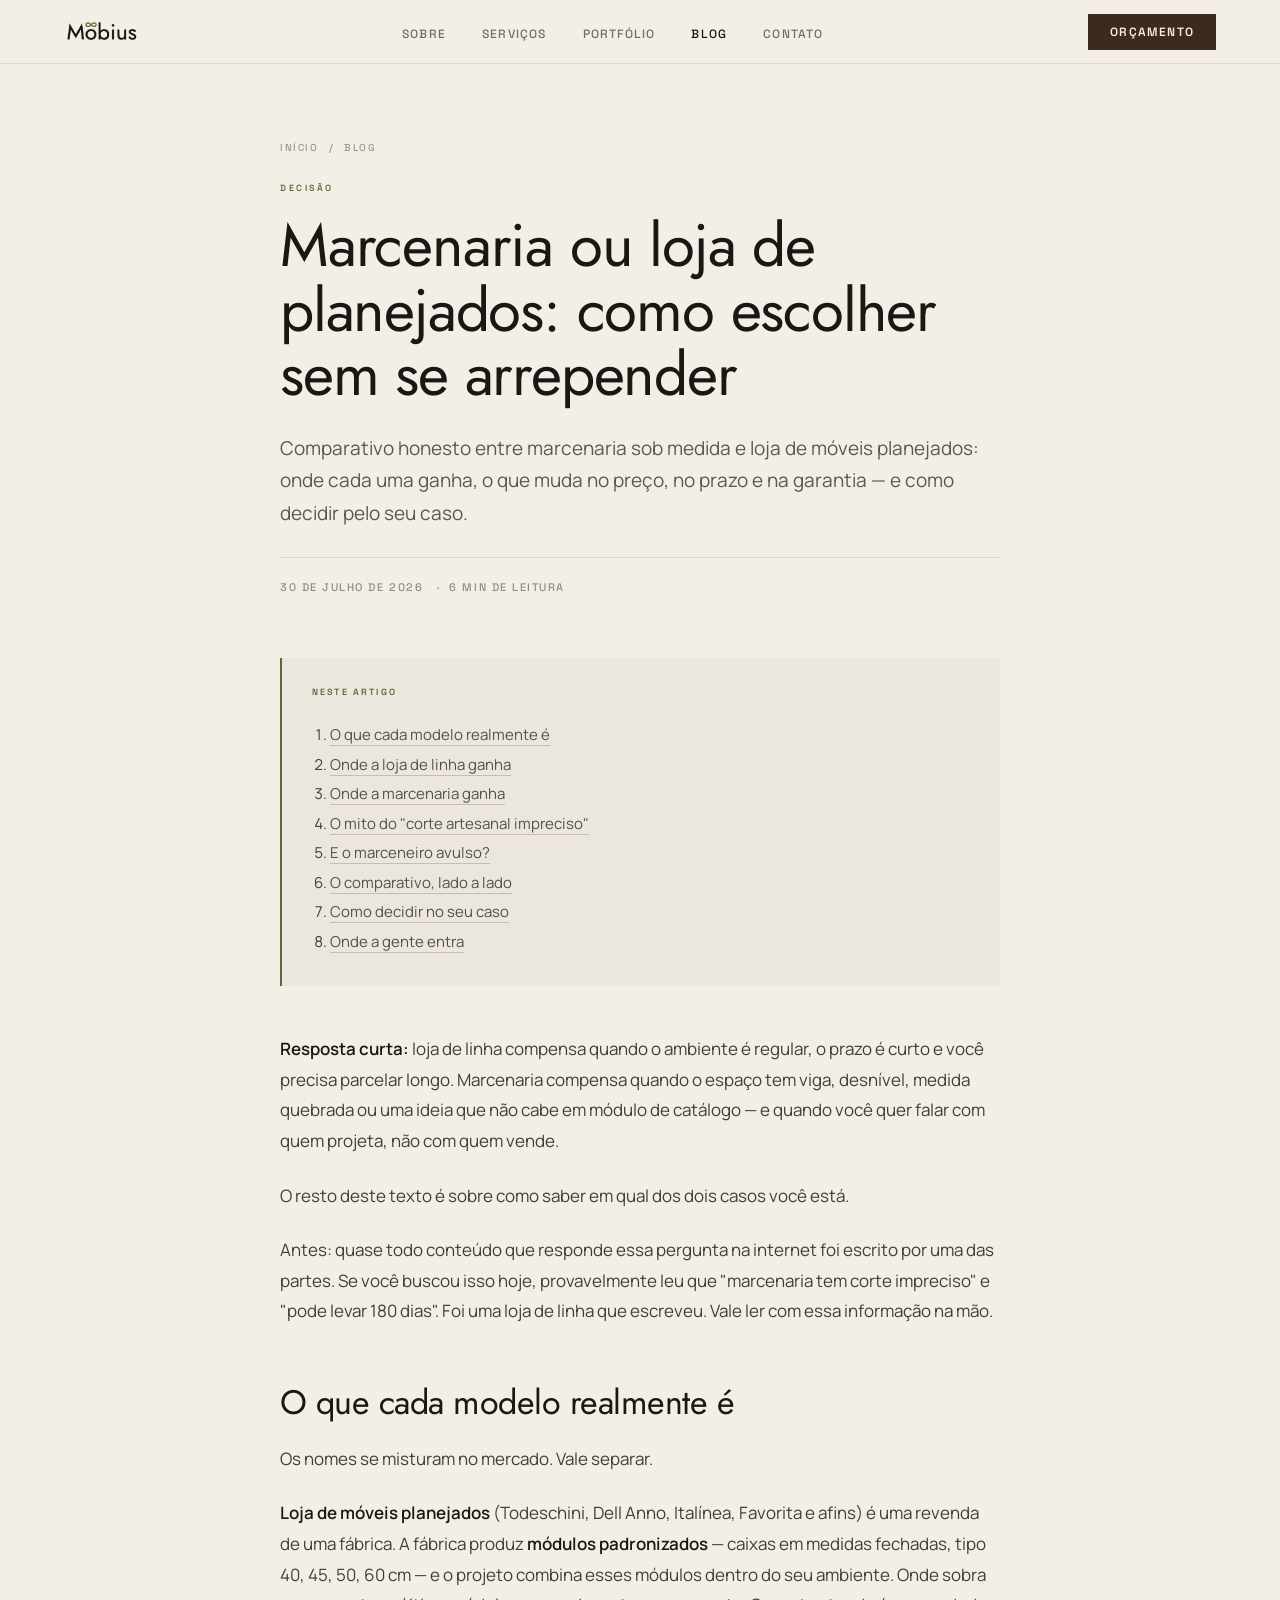
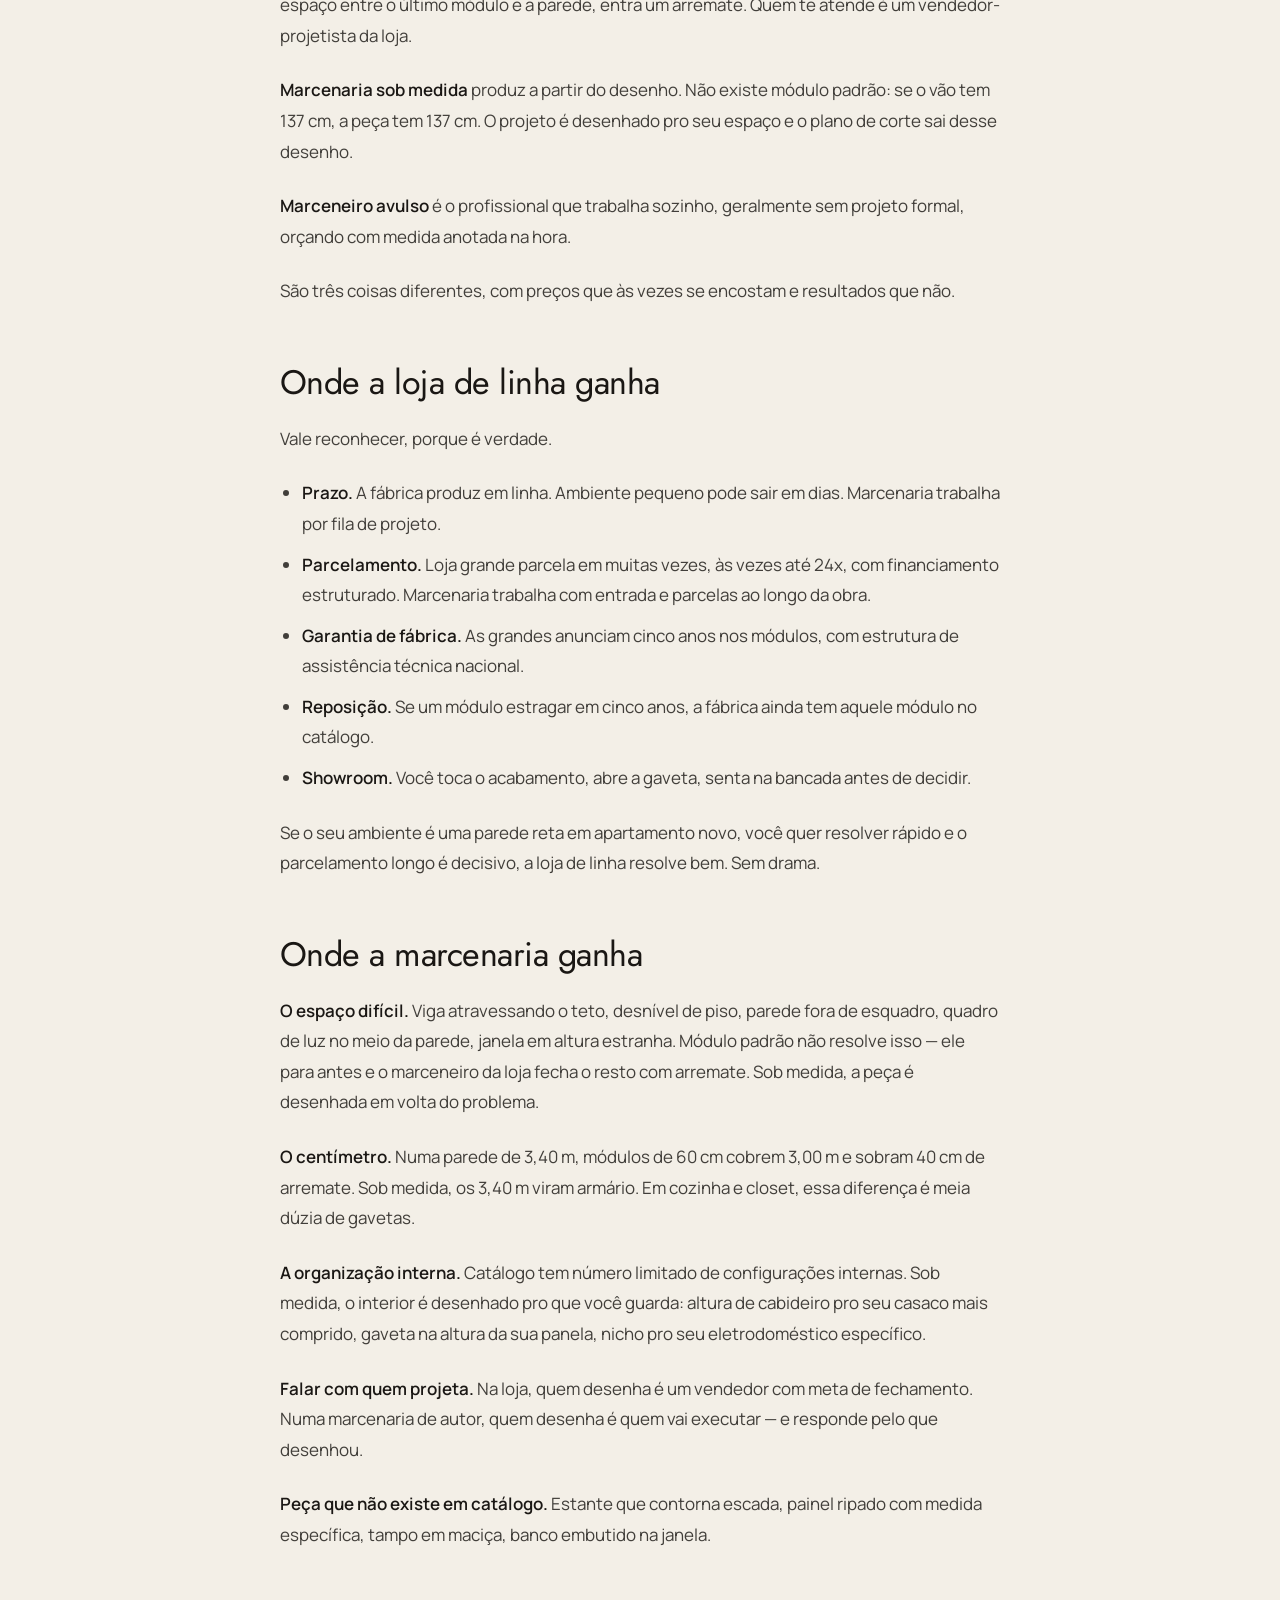
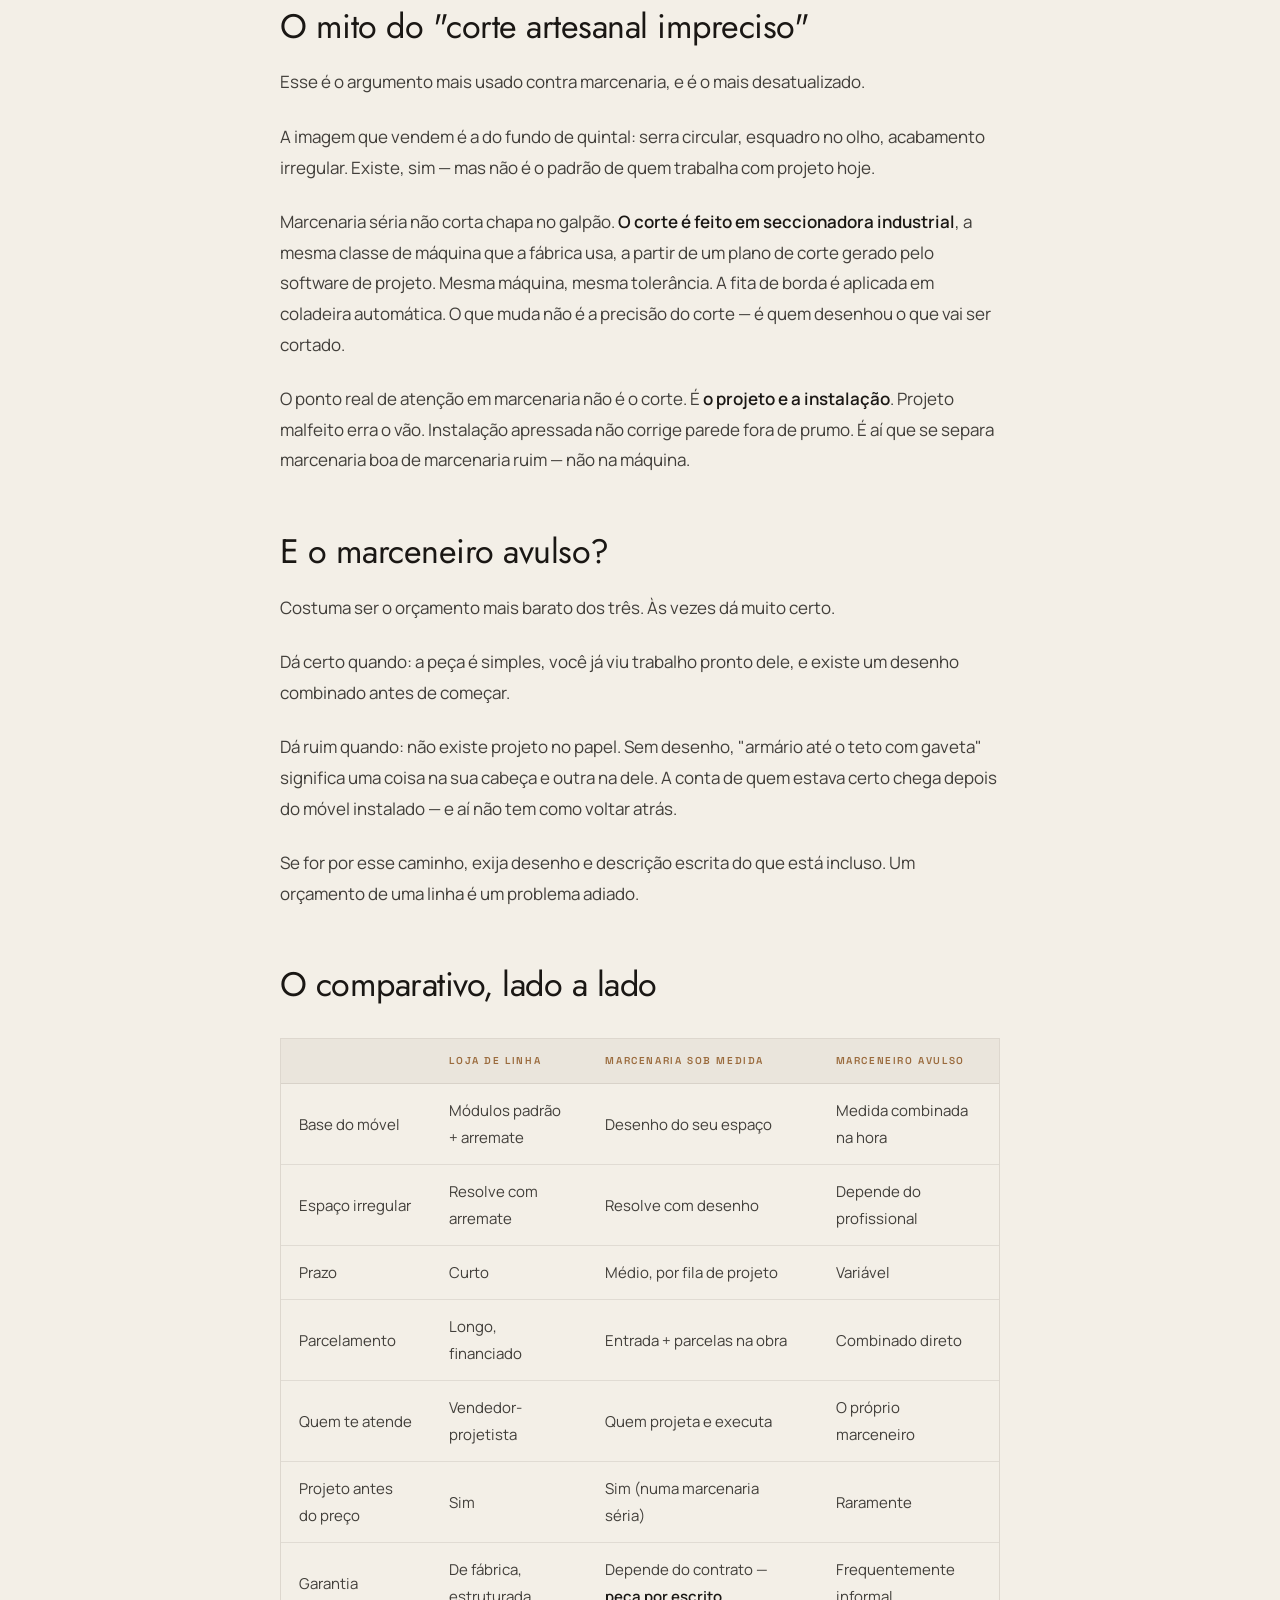
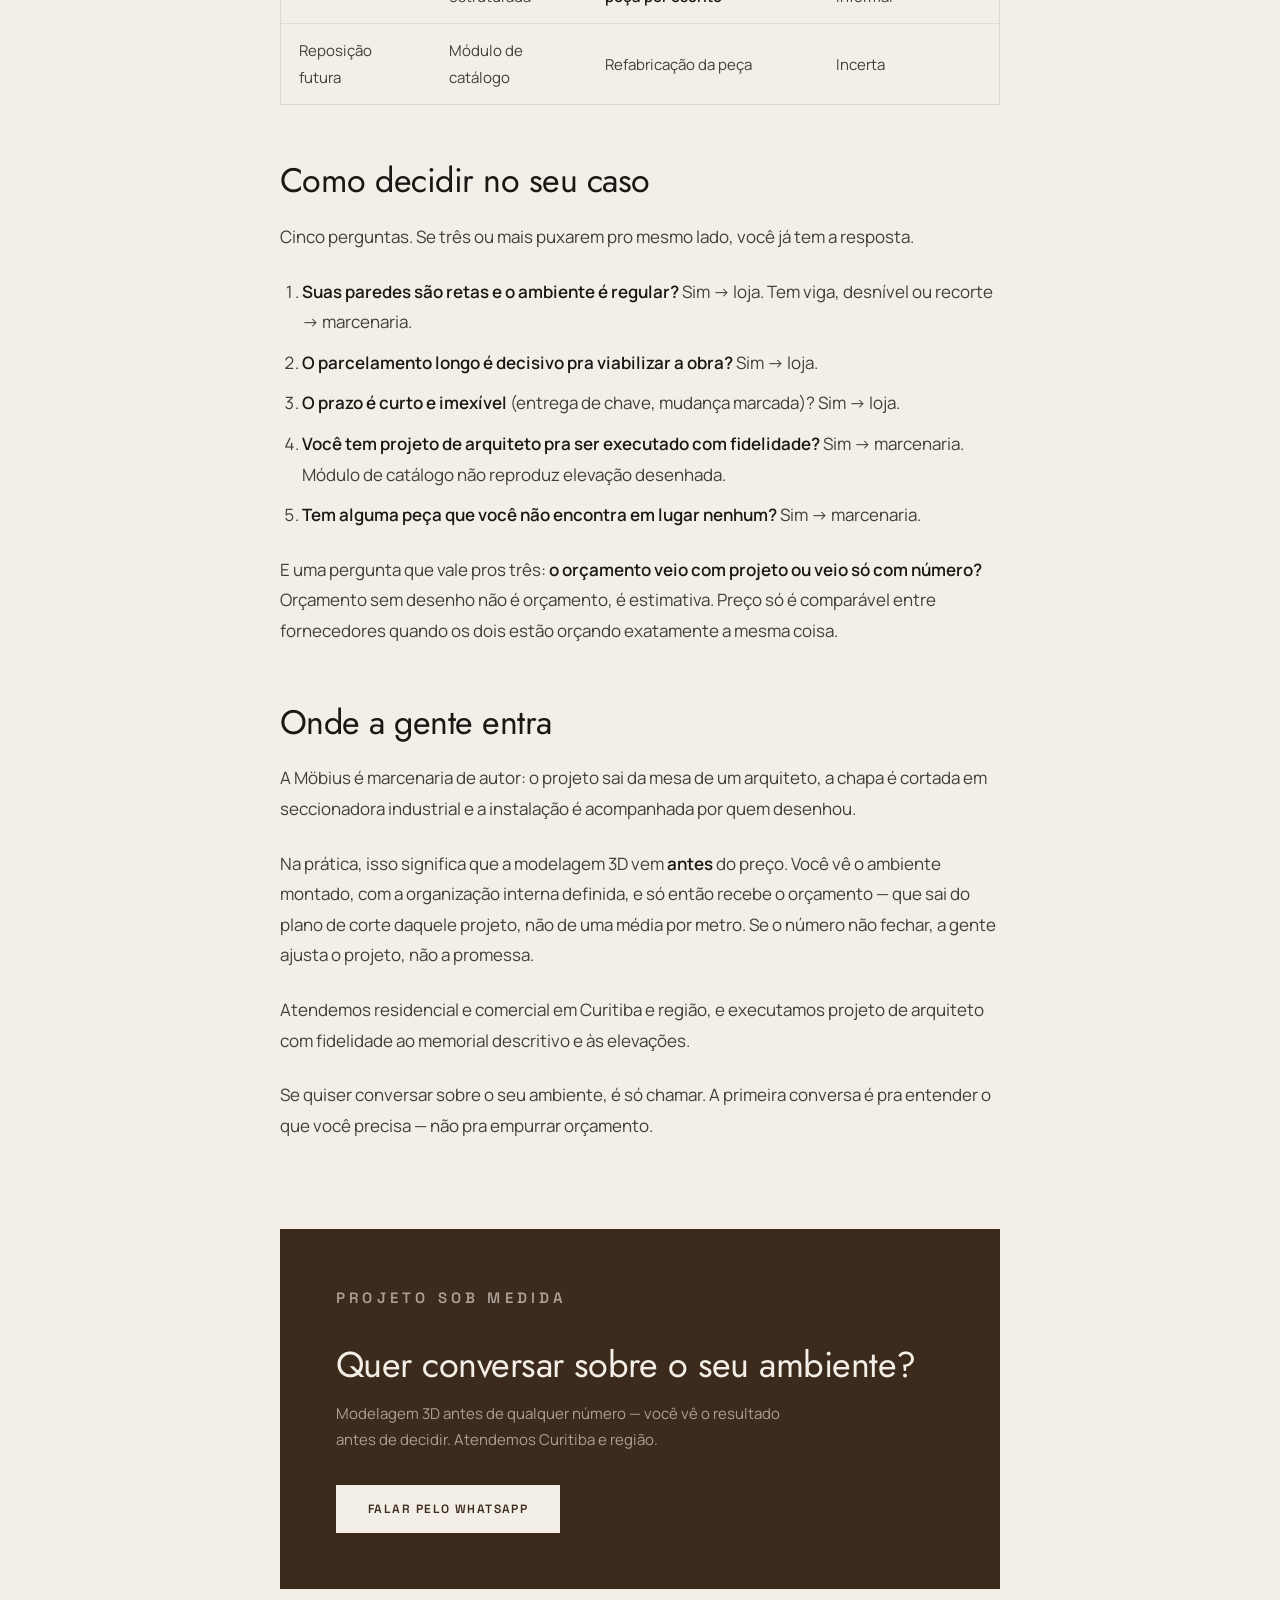
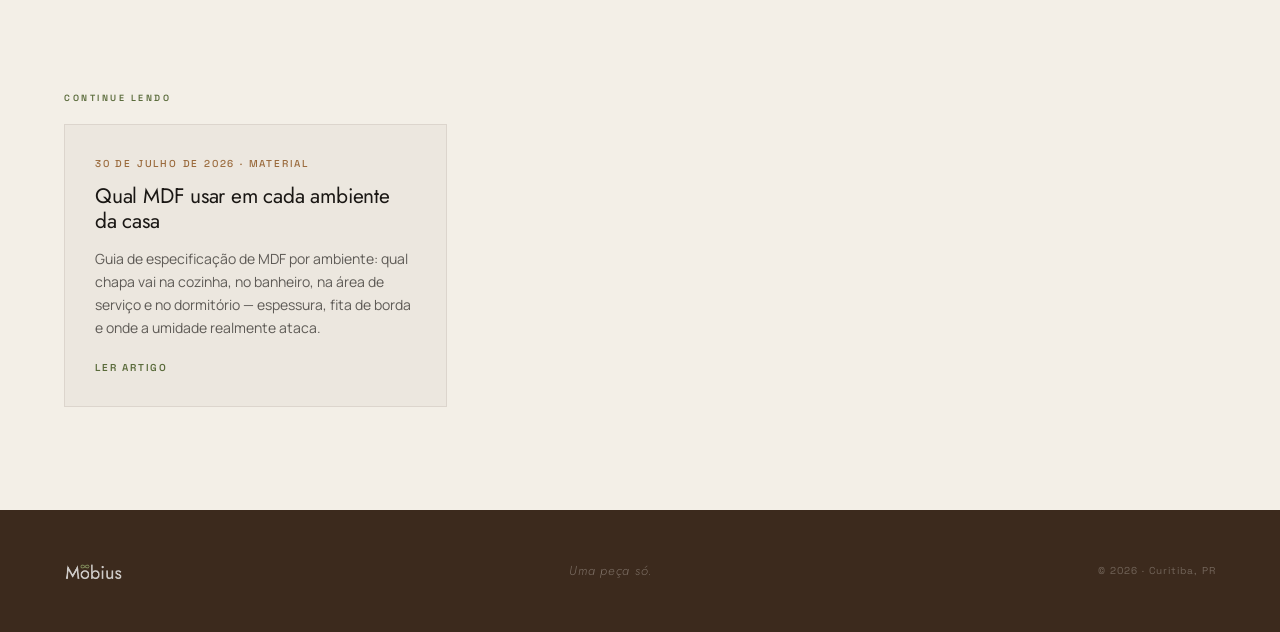
<file: blog/marcenaria-ou-loja-de-planejados/index.html>
<!DOCTYPE html>
<html lang="pt-BR">
<head>
  <meta charset="UTF-8">
  <meta name="viewport" content="width=device-width, initial-scale=1.0">
  <title>Marcenaria ou loja de planejados: como escolher sem se arrepender — Möbius</title>
  <meta name="description" content="Comparativo honesto entre marcenaria sob medida e loja de móveis planejados: onde cada uma ganha, o que muda no preço, no prazo e na garantia — e como decidir pelo seu caso.">
  <link rel="canonical" href="https://www.mobiusmoveis.com.br/blog/marcenaria-ou-loja-de-planejados/">
  <meta name="author" content="Möbius Marcenaria">
  <meta name="keywords" content="marcenaria ou loja de planejados, marceneiro x móveis planejados, móveis planejados Curitiba, marcenaria sob medida Curitiba">
  <meta property="article:published_time" content="2026-07-30">
  <meta property="article:modified_time" content="2026-07-30">
  <meta property="og:type" content="article">
  <meta property="og:site_name" content="Möbius Marcenaria">
  <meta property="og:locale" content="pt_BR">
  <meta property="og:title" content="Marcenaria ou loja de planejados: como escolher sem se arrepender — Möbius">
  <meta property="og:description" content="Comparativo honesto entre marcenaria sob medida e loja de móveis planejados: onde cada uma ganha, o que muda no preço, no prazo e na garantia — e como decidir pelo seu caso.">
  <meta property="og:url" content="https://www.mobiusmoveis.com.br/blog/marcenaria-ou-loja-de-planejados/">
  <meta property="og:image" content="https://www.mobiusmoveis.com.br/assets/projeto-1.jpg">
  <meta name="twitter:card" content="summary_large_image">
  <meta name="twitter:title" content="Marcenaria ou loja de planejados: como escolher sem se arrepender — Möbius">
  <meta name="twitter:description" content="Comparativo honesto entre marcenaria sob medida e loja de móveis planejados: onde cada uma ganha, o que muda no preço, no prazo e na garantia — e como decidir pelo seu caso.">
  <meta name="twitter:image" content="https://www.mobiusmoveis.com.br/assets/projeto-1.jpg">
  <link rel="preconnect" href="https://fonts.googleapis.com">
  <link rel="preconnect" href="https://fonts.gstatic.com" crossorigin>
  <link href="https://fonts.googleapis.com/css2?family=Jost:ital,wght@0,300;0,400;0,500;0,600;1,300&family=Manrope:wght@400;500;600;700&family=Space+Grotesk:wght@300;400;500;600&display=swap" rel="stylesheet">
  <link rel="stylesheet" href="/assets/blog.css">
  <script type="application/ld+json">
{
  "@context": "https://schema.org",
  "@type": "BlogPosting",
  "headline": "Marcenaria ou loja de planejados: como escolher sem se arrepender",
  "description": "Comparativo honesto entre marcenaria sob medida e loja de móveis planejados: onde cada uma ganha, o que muda no preço, no prazo e na garantia — e como decidir pelo seu caso.",
  "inLanguage": "pt-BR",
  "datePublished": "2026-07-30",
  "dateModified": "2026-07-30",
  "author": {
    "@type": "Organization",
    "name": "Möbius Marcenaria",
    "url": "https://www.mobiusmoveis.com.br"
  },
  "publisher": {
    "@type": "Organization",
    "name": "Möbius Marcenaria",
    "url": "https://www.mobiusmoveis.com.br",
    "logo": {
      "@type": "ImageObject",
      "url": "https://www.mobiusmoveis.com.br/assets/logo-wordmark.png"
    }
  },
  "mainEntityOfPage": {
    "@type": "WebPage",
    "@id": "https://www.mobiusmoveis.com.br/blog/marcenaria-ou-loja-de-planejados/"
  },
  "image": "https://www.mobiusmoveis.com.br/assets/projeto-1.jpg",
  "keywords": "marcenaria ou loja de planejados, marceneiro x móveis planejados, móveis planejados Curitiba, marcenaria sob medida Curitiba",
  "articleSection": "Decisão"
}
  </script>
</head>
<body>

<nav class="nav-topo">
  <a href="/" class="nav-logo"><img src="/assets/logo-wordmark.png" alt="Möbius"></a>
  <ul class="nav-links">
    <li><a href="/#sobre">Sobre</a></li>
    <li><a href="/#servicos">Serviços</a></li>
    <li><a href="/#portfolio">Portfólio</a></li>
    <li><a href="/blog/" class="ativo">Blog</a></li>
    <li><a href="/#contato">Contato</a></li>
  </ul>
  <a href="https://wa.me/5541992759575?text=Ol%C3%A1%2C%20vim%20pelo%20blog%20da%20M%C3%B6bius%20e%20gostaria%20de%20um%20or%C3%A7amento." target="_blank" rel="noopener" class="nav-cta">Orçamento</a>
</nav>

<script type="application/ld+json">
{
  "@context": "https://schema.org",
  "@type": "BreadcrumbList",
  "itemListElement": [
    {
      "@type": "ListItem",
      "position": 1,
      "name": "Início",
      "item": "https://www.mobiusmoveis.com.br/"
    },
    {
      "@type": "ListItem",
      "position": 2,
      "name": "Blog",
      "item": "https://www.mobiusmoveis.com.br/blog/"
    },
    {
      "@type": "ListItem",
      "position": 3,
      "name": "Marcenaria ou loja de planejados: como escolher sem se arrepender",
      "item": "https://www.mobiusmoveis.com.br/blog/marcenaria-ou-loja-de-planejados/"
    }
  ]
}
</script>

<article class="post">
  <header class="post-header">
    <nav class="trilha" aria-label="Você está em">
      <a href="/">Início</a><span>/</span><a href="/blog/">Blog</a>
    </nav>
    <p class="eyebrow">Decisão</p>
    <h1>Marcenaria ou loja de planejados: como escolher sem se arrepender</h1>
    <p class="post-resumo">Comparativo honesto entre marcenaria sob medida e loja de móveis planejados: onde cada uma ganha, o que muda no preço, no prazo e na garantia — e como decidir pelo seu caso.</p>
    <p class="post-meta">
      <time datetime="2026-07-30">30 de julho de 2026</time>
      <span>·</span>6 min de leitura
      
    </p>
  </header>

  <div class="post-corpo">
    <nav class="indice" aria-label="Neste artigo">
      <p class="indice-titulo">Neste artigo</p>
      <ol><li><a href="#o-que-cada-modelo-realmente-e">O que cada modelo realmente é</a></li><li><a href="#onde-a-loja-de-linha-ganha">Onde a loja de linha ganha</a></li><li><a href="#onde-a-marcenaria-ganha">Onde a marcenaria ganha</a></li><li><a href="#o-mito-do-corte-artesanal-impreciso">O mito do "corte artesanal impreciso"</a></li><li><a href="#e-o-marceneiro-avulso">E o marceneiro avulso?</a></li><li><a href="#o-comparativo-lado-a-lado">O comparativo, lado a lado</a></li><li><a href="#como-decidir-no-seu-caso">Como decidir no seu caso</a></li><li><a href="#onde-a-gente-entra">Onde a gente entra</a></li></ol>
    </nav>
<p><strong>Resposta curta:</strong> loja de linha compensa quando o ambiente é regular, o prazo é curto e você precisa parcelar longo. Marcenaria compensa quando o espaço tem viga, desnível, medida quebrada ou uma ideia que não cabe em módulo de catálogo — e quando você quer falar com quem projeta, não com quem vende.</p>
<p>O resto deste texto é sobre como saber em qual dos dois casos você está.</p>
<p>Antes: quase todo conteúdo que responde essa pergunta na internet foi escrito por uma das partes. Se você buscou isso hoje, provavelmente leu que "marcenaria tem corte impreciso" e "pode levar 180 dias". Foi uma loja de linha que escreveu. Vale ler com essa informação na mão.</p>
<h2 id="o-que-cada-modelo-realmente-e">O que cada modelo realmente é</h2>
<p>Os nomes se misturam no mercado. Vale separar.</p>
<p><strong>Loja de móveis planejados</strong> (Todeschini, Dell Anno, Italínea, Favorita e afins) é uma revenda de uma fábrica. A fábrica produz <strong>módulos padronizados</strong> — caixas em medidas fechadas, tipo 40, 45, 50, 60 cm — e o projeto combina esses módulos dentro do seu ambiente. Onde sobra espaço entre o último módulo e a parede, entra um arremate. Quem te atende é um vendedor-projetista da loja.</p>
<p><strong>Marcenaria sob medida</strong> produz a partir do desenho. Não existe módulo padrão: se o vão tem 137 cm, a peça tem 137 cm. O projeto é desenhado pro seu espaço e o plano de corte sai desse desenho.</p>
<p><strong>Marceneiro avulso</strong> é o profissional que trabalha sozinho, geralmente sem projeto formal, orçando com medida anotada na hora.</p>
<p>São três coisas diferentes, com preços que às vezes se encostam e resultados que não.</p>
<h2 id="onde-a-loja-de-linha-ganha">Onde a loja de linha ganha</h2>
<p>Vale reconhecer, porque é verdade.</p>
<ul><li><strong>Prazo.</strong> A fábrica produz em linha. Ambiente pequeno pode sair em dias. Marcenaria trabalha por fila de projeto.</li><li><strong>Parcelamento.</strong> Loja grande parcela em muitas vezes, às vezes até 24x, com financiamento estruturado. Marcenaria trabalha com entrada e parcelas ao longo da obra.</li><li><strong>Garantia de fábrica.</strong> As grandes anunciam cinco anos nos módulos, com estrutura de assistência técnica nacional.</li><li><strong>Reposição.</strong> Se um módulo estragar em cinco anos, a fábrica ainda tem aquele módulo no catálogo.</li><li><strong>Showroom.</strong> Você toca o acabamento, abre a gaveta, senta na bancada antes de decidir.</li></ul>
<p>Se o seu ambiente é uma parede reta em apartamento novo, você quer resolver rápido e o parcelamento longo é decisivo, a loja de linha resolve bem. Sem drama.</p>
<h2 id="onde-a-marcenaria-ganha">Onde a marcenaria ganha</h2>
<p><strong>O espaço difícil.</strong> Viga atravessando o teto, desnível de piso, parede fora de esquadro, quadro de luz no meio da parede, janela em altura estranha. Módulo padrão não resolve isso — ele para antes e o marceneiro da loja fecha o resto com arremate. Sob medida, a peça é desenhada em volta do problema.</p>
<p><strong>O centímetro.</strong> Numa parede de 3,40 m, módulos de 60 cm cobrem 3,00 m e sobram 40 cm de arremate. Sob medida, os 3,40 m viram armário. Em cozinha e closet, essa diferença é meia dúzia de gavetas.</p>
<p><strong>A organização interna.</strong> Catálogo tem número limitado de configurações internas. Sob medida, o interior é desenhado pro que você guarda: altura de cabideiro pro seu casaco mais comprido, gaveta na altura da sua panela, nicho pro seu eletrodoméstico específico.</p>
<p><strong>Falar com quem projeta.</strong> Na loja, quem desenha é um vendedor com meta de fechamento. Numa marcenaria de autor, quem desenha é quem vai executar — e responde pelo que desenhou.</p>
<p><strong>Peça que não existe em catálogo.</strong> Estante que contorna escada, painel ripado com medida específica, tampo em maciça, banco embutido na janela.</p>
<h2 id="o-mito-do-corte-artesanal-impreciso">O mito do "corte artesanal impreciso"</h2>
<p>Esse é o argumento mais usado contra marcenaria, e é o mais desatualizado.</p>
<p>A imagem que vendem é a do fundo de quintal: serra circular, esquadro no olho, acabamento irregular. Existe, sim — mas não é o padrão de quem trabalha com projeto hoje.</p>
<p>Marcenaria séria não corta chapa no galpão. <strong>O corte é feito em seccionadora industrial</strong>, a mesma classe de máquina que a fábrica usa, a partir de um plano de corte gerado pelo software de projeto. Mesma máquina, mesma tolerância. A fita de borda é aplicada em coladeira automática. O que muda não é a precisão do corte — é quem desenhou o que vai ser cortado.</p>
<p>O ponto real de atenção em marcenaria não é o corte. É <strong>o projeto e a instalação</strong>. Projeto malfeito erra o vão. Instalação apressada não corrige parede fora de prumo. É aí que se separa marcenaria boa de marcenaria ruim — não na máquina.</p>
<h2 id="e-o-marceneiro-avulso">E o marceneiro avulso?</h2>
<p>Costuma ser o orçamento mais barato dos três. Às vezes dá muito certo.</p>
<p>Dá certo quando: a peça é simples, você já viu trabalho pronto dele, e existe um desenho combinado antes de começar.</p>
<p>Dá ruim quando: não existe projeto no papel. Sem desenho, "armário até o teto com gaveta" significa uma coisa na sua cabeça e outra na dele. A conta de quem estava certo chega depois do móvel instalado — e aí não tem como voltar atrás.</p>
<p>Se for por esse caminho, exija desenho e descrição escrita do que está incluso. Um orçamento de uma linha é um problema adiado.</p>
<h2 id="o-comparativo-lado-a-lado">O comparativo, lado a lado</h2>
<div class="tabela-wrap"><table><thead><tr><th></th><th>Loja de linha</th><th>Marcenaria sob medida</th><th>Marceneiro avulso</th></tr></thead><tbody><tr><td>Base do móvel</td><td>Módulos padrão + arremate</td><td>Desenho do seu espaço</td><td>Medida combinada na hora</td></tr><tr><td>Espaço irregular</td><td>Resolve com arremate</td><td>Resolve com desenho</td><td>Depende do profissional</td></tr><tr><td>Prazo</td><td>Curto</td><td>Médio, por fila de projeto</td><td>Variável</td></tr><tr><td>Parcelamento</td><td>Longo, financiado</td><td>Entrada + parcelas na obra</td><td>Combinado direto</td></tr><tr><td>Quem te atende</td><td>Vendedor-projetista</td><td>Quem projeta e executa</td><td>O próprio marceneiro</td></tr><tr><td>Projeto antes do preço</td><td>Sim</td><td>Sim (numa marcenaria séria)</td><td>Raramente</td></tr><tr><td>Garantia</td><td>De fábrica, estruturada</td><td>Depende do contrato — <strong>peça por escrito</strong></td><td>Frequentemente informal</td></tr><tr><td>Reposição futura</td><td>Módulo de catálogo</td><td>Refabricação da peça</td><td>Incerta</td></tr></tbody></table></div>
<h2 id="como-decidir-no-seu-caso">Como decidir no seu caso</h2>
<p>Cinco perguntas. Se três ou mais puxarem pro mesmo lado, você já tem a resposta.</p>
<ol><li><strong>Suas paredes são retas e o ambiente é regular?</strong> Sim → loja. Tem viga, desnível ou recorte → marcenaria.</li><li><strong>O parcelamento longo é decisivo pra viabilizar a obra?</strong> Sim → loja.</li><li><strong>O prazo é curto e imexível</strong> (entrega de chave, mudança marcada)? Sim → loja.</li><li><strong>Você tem projeto de arquiteto pra ser executado com fidelidade?</strong> Sim → marcenaria. Módulo de catálogo não reproduz elevação desenhada.</li><li><strong>Tem alguma peça que você não encontra em lugar nenhum?</strong> Sim → marcenaria.</li></ol>
<p>E uma pergunta que vale pros três: <strong>o orçamento veio com projeto ou veio só com número?</strong> Orçamento sem desenho não é orçamento, é estimativa. Preço só é comparável entre fornecedores quando os dois estão orçando exatamente a mesma coisa.</p>
<h2 id="onde-a-gente-entra">Onde a gente entra</h2>
<p>A Möbius é marcenaria de autor: o projeto sai da mesa de um arquiteto, a chapa é cortada em seccionadora industrial e a instalação é acompanhada por quem desenhou.</p>
<p>Na prática, isso significa que a modelagem 3D vem <strong>antes</strong> do preço. Você vê o ambiente montado, com a organização interna definida, e só então recebe o orçamento — que sai do plano de corte daquele projeto, não de uma média por metro. Se o número não fechar, a gente ajusta o projeto, não a promessa.</p>
<p>Atendemos residencial e comercial em Curitiba e região, e executamos projeto de arquiteto com fidelidade ao memorial descritivo e às elevações.</p>
<p>Se quiser conversar sobre o seu ambiente, é só chamar. A primeira conversa é pra entender o que você precisa — não pra empurrar orçamento.</p>
  </div>

  <aside class="cta-post">
    <p class="eyebrow">Projeto sob medida</p>
    <h2>Quer conversar sobre o seu ambiente?</h2>
    <p>Modelagem 3D antes de qualquer número — você vê o resultado antes de decidir. Atendemos Curitiba e região.</p>
    <a href="https://wa.me/5541992759575?text=Ol%C3%A1%2C%20vim%20pelo%20blog%20da%20M%C3%B6bius%20e%20gostaria%20de%20um%20or%C3%A7amento." target="_blank" rel="noopener" class="btn-primary">Falar pelo WhatsApp</a>
  </aside>
</article>


<section class="relacionados">
  <div class="section-inner">
    <p class="eyebrow">Continue lendo</p>
    <div class="lista-posts">
      <a class="card-post" href="/blog/qual-mdf-para-cada-ambiente/">
        <p class="card-data"><time datetime="2026-07-30">30 de julho de 2026</time> · Material</p>
        <h3>Qual MDF usar em cada ambiente da casa</h3>
        <p class="card-resumo">Guia de especificação de MDF por ambiente: qual chapa vai na cozinha, no banheiro, na área de serviço e no dormitório — espessura, fita de borda e onde a umidade realmente ataca.</p>
        <span class="card-link">Ler artigo</span>
      </a>
    </div>
  </div>
</section>

<footer>
  <div class="footer-inner">
    <div class="footer-logo"><img src="/assets/logo-wordmark-light.png" alt="Möbius"></div>
    <span class="footer-tagline">Uma peça só.</span>
    <span class="footer-copy">© 2026 · Curitiba, PR</span>
  </div>
</footer>

<button class="back-to-top" id="backToTop" aria-label="Voltar ao topo" onclick="window.scrollTo({top:0,behavior:'smooth'})">
  <svg width="16" height="16" viewBox="0 0 16 16" fill="none" xmlns="http://www.w3.org/2000/svg">
    <path d="M8 13V3M3 8L8 3L13 8" stroke="currentColor" stroke-width="1.5" stroke-linecap="round" stroke-linejoin="round"/>
  </svg>
</button>
<script>
  const btn = document.getElementById('backToTop');
  window.addEventListener('scroll', () => {
    btn.classList.toggle('visible', window.scrollY > 240);
  }, { passive: true });
</script>

</body>
</html>
</file>
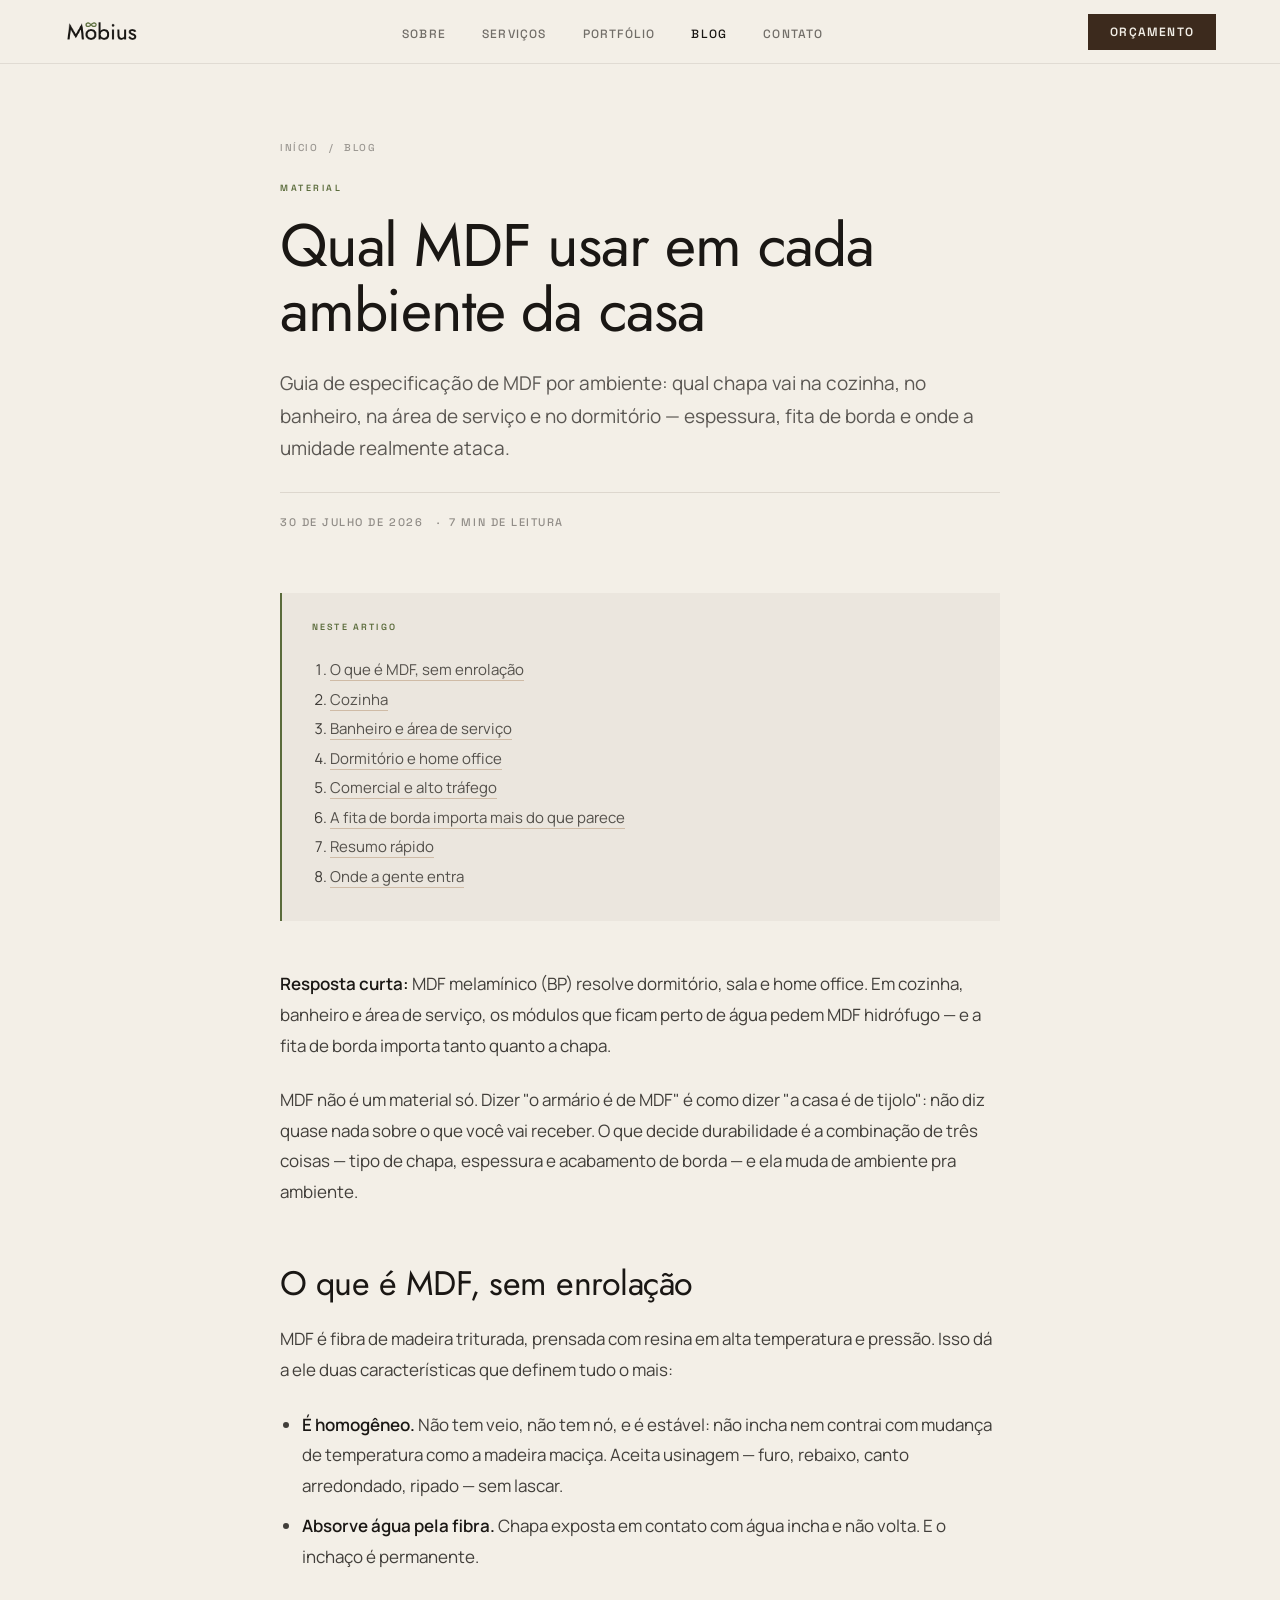
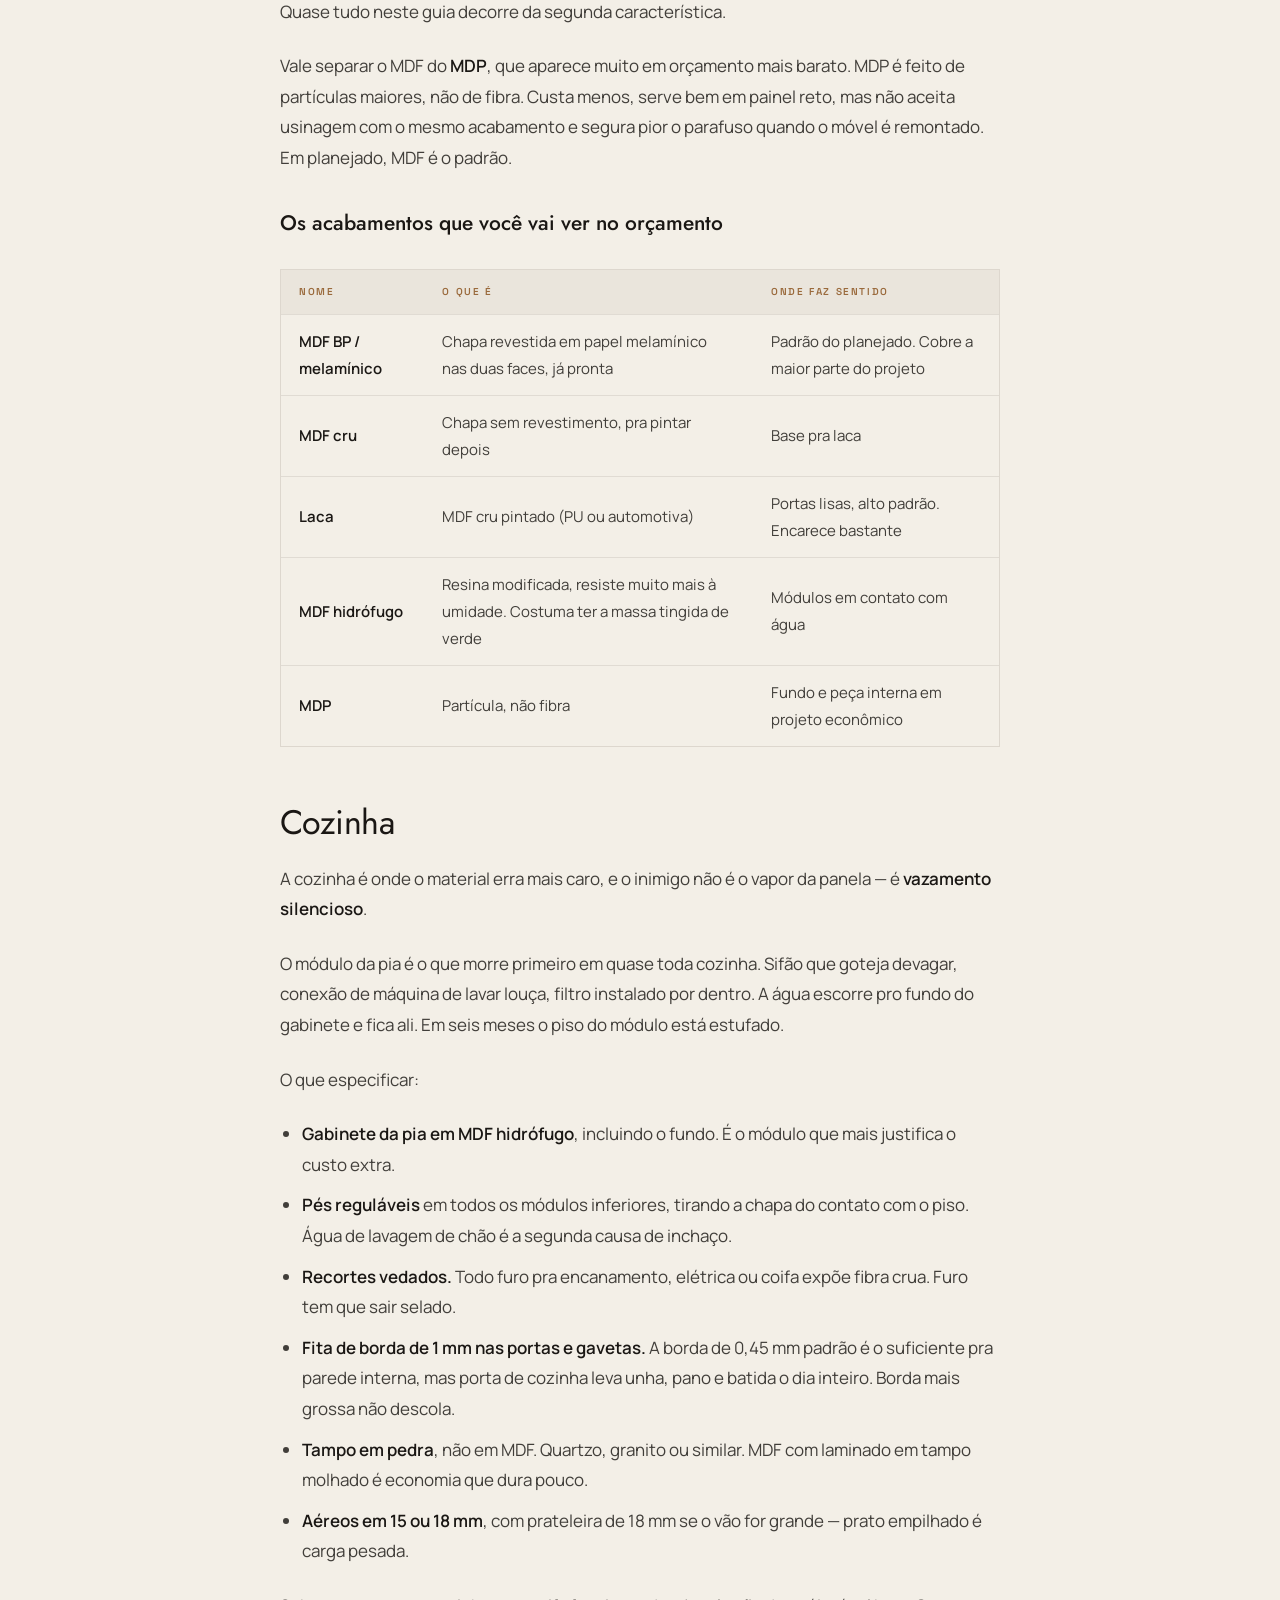
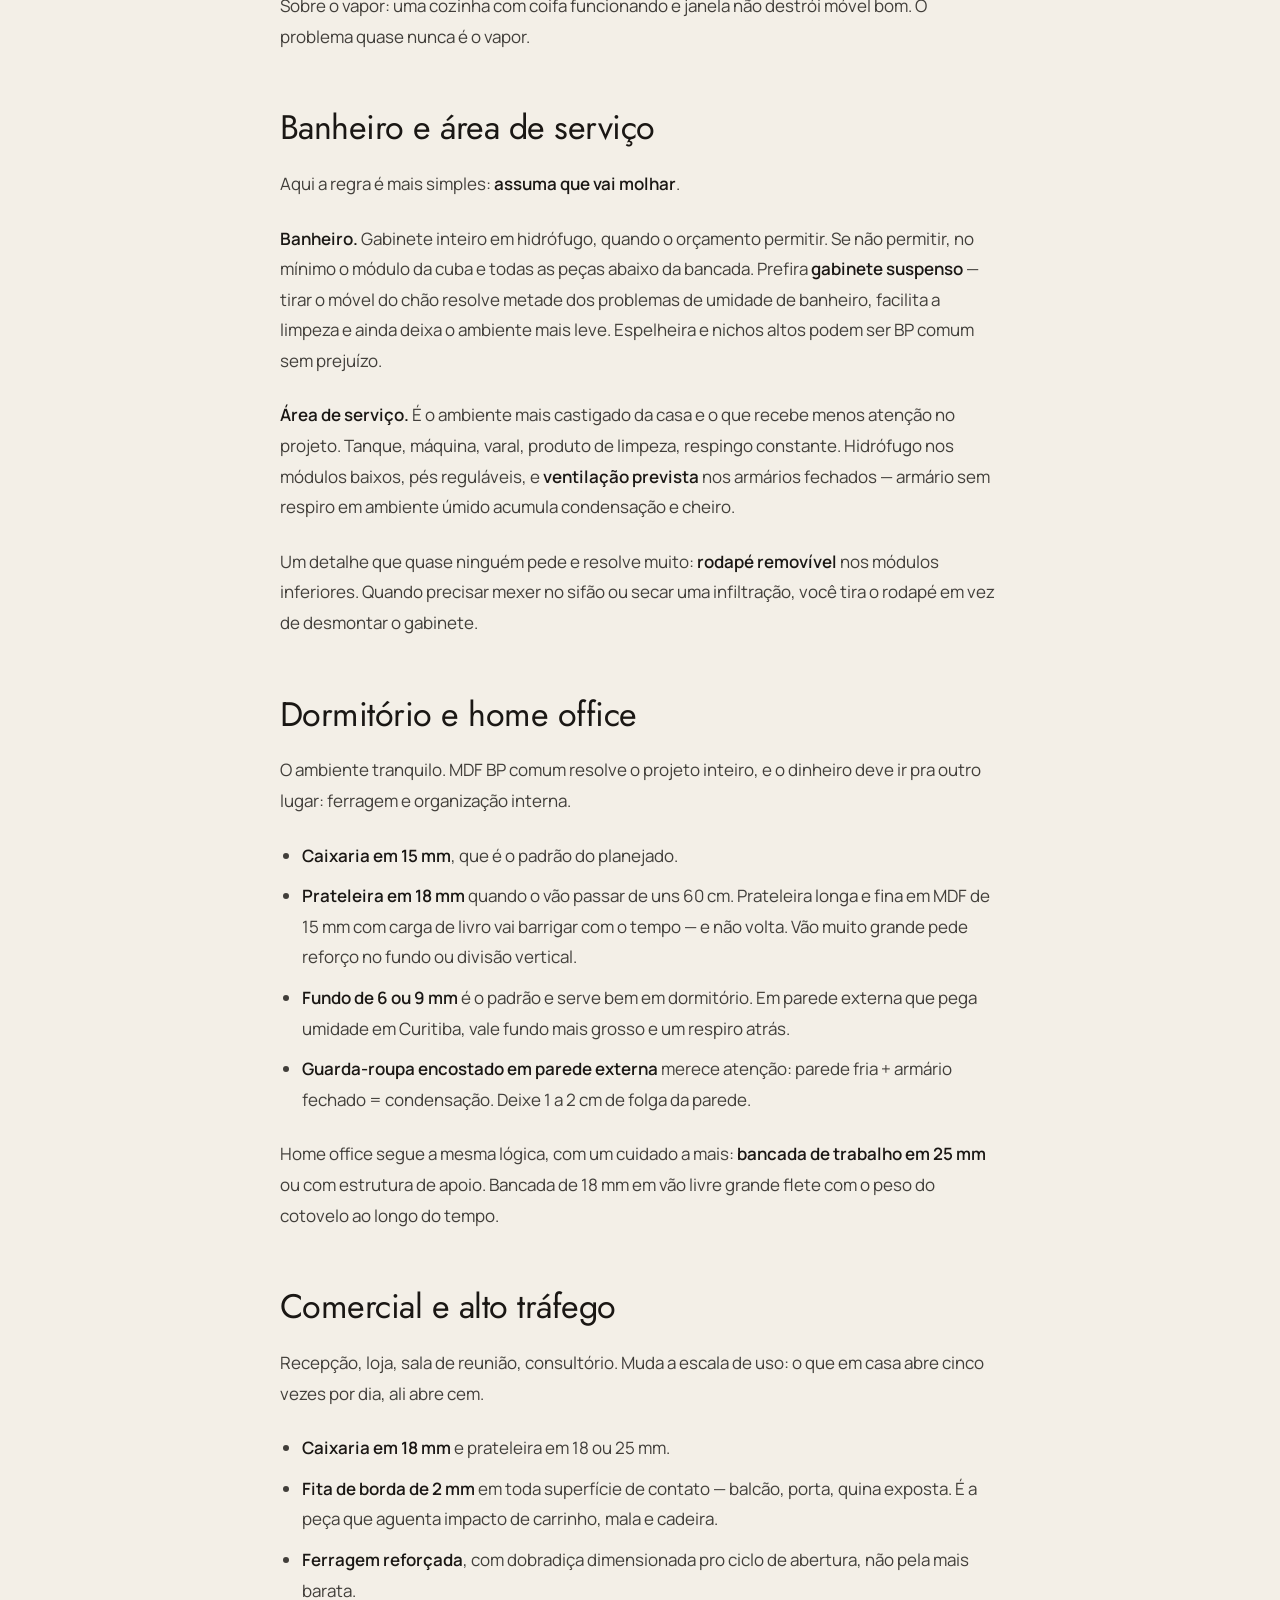
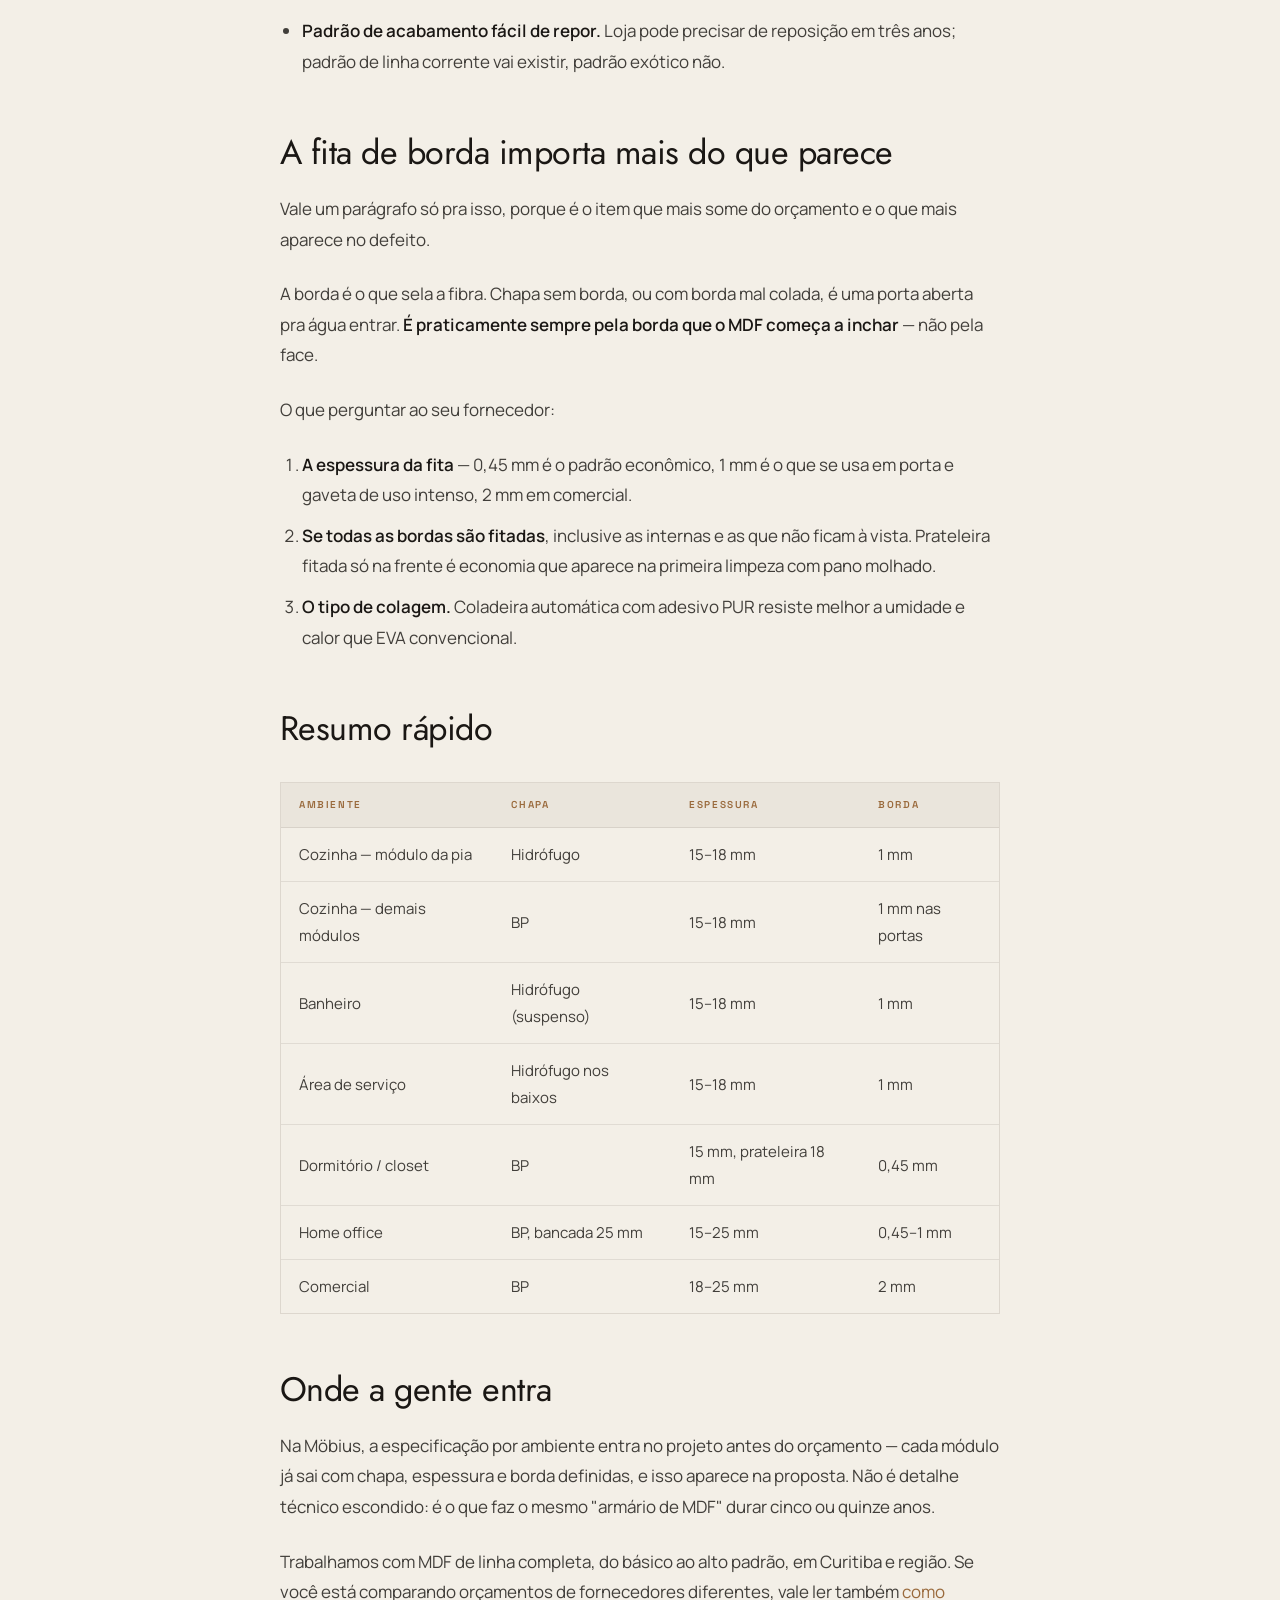
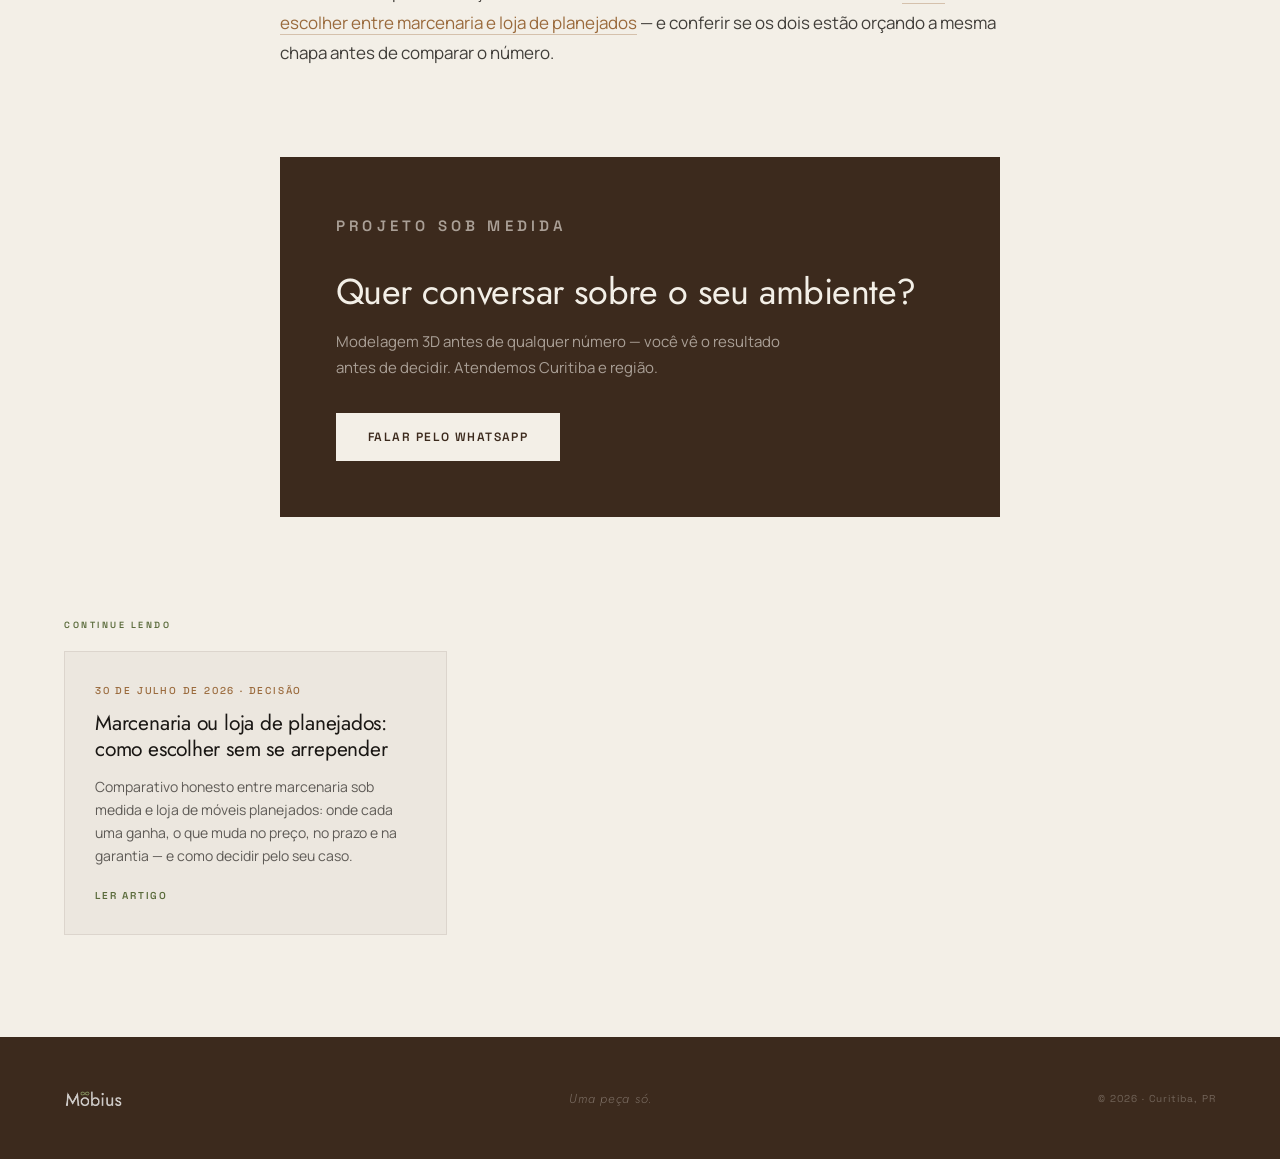
<file: blog/qual-mdf-para-cada-ambiente/index.html>
<!DOCTYPE html>
<html lang="pt-BR">
<head>
  <meta charset="UTF-8">
  <meta name="viewport" content="width=device-width, initial-scale=1.0">
  <title>Qual MDF usar em cada ambiente da casa — Möbius</title>
  <meta name="description" content="Guia de especificação de MDF por ambiente: qual chapa vai na cozinha, no banheiro, na área de serviço e no dormitório — espessura, fita de borda e onde a umidade realmente ataca.">
  <link rel="canonical" href="https://www.mobiusmoveis.com.br/blog/qual-mdf-para-cada-ambiente/">
  <meta name="author" content="Möbius Marcenaria">
  <meta name="keywords" content="melhor MDF para cozinha, MDF resistente a umidade, MDF hidrófugo banheiro, qual MDF usar móveis planejados">
  <meta property="article:published_time" content="2026-07-30">
  <meta property="article:modified_time" content="2026-07-30">
  <meta property="og:type" content="article">
  <meta property="og:site_name" content="Möbius Marcenaria">
  <meta property="og:locale" content="pt_BR">
  <meta property="og:title" content="Qual MDF usar em cada ambiente da casa — Möbius">
  <meta property="og:description" content="Guia de especificação de MDF por ambiente: qual chapa vai na cozinha, no banheiro, na área de serviço e no dormitório — espessura, fita de borda e onde a umidade realmente ataca.">
  <meta property="og:url" content="https://www.mobiusmoveis.com.br/blog/qual-mdf-para-cada-ambiente/">
  <meta property="og:image" content="https://www.mobiusmoveis.com.br/assets/projeto-4.jpg">
  <meta name="twitter:card" content="summary_large_image">
  <meta name="twitter:title" content="Qual MDF usar em cada ambiente da casa — Möbius">
  <meta name="twitter:description" content="Guia de especificação de MDF por ambiente: qual chapa vai na cozinha, no banheiro, na área de serviço e no dormitório — espessura, fita de borda e onde a umidade realmente ataca.">
  <meta name="twitter:image" content="https://www.mobiusmoveis.com.br/assets/projeto-4.jpg">
  <link rel="preconnect" href="https://fonts.googleapis.com">
  <link rel="preconnect" href="https://fonts.gstatic.com" crossorigin>
  <link href="https://fonts.googleapis.com/css2?family=Jost:ital,wght@0,300;0,400;0,500;0,600;1,300&family=Manrope:wght@400;500;600;700&family=Space+Grotesk:wght@300;400;500;600&display=swap" rel="stylesheet">
  <link rel="stylesheet" href="/assets/blog.css">
  <script type="application/ld+json">
{
  "@context": "https://schema.org",
  "@type": "BlogPosting",
  "headline": "Qual MDF usar em cada ambiente da casa",
  "description": "Guia de especificação de MDF por ambiente: qual chapa vai na cozinha, no banheiro, na área de serviço e no dormitório — espessura, fita de borda e onde a umidade realmente ataca.",
  "inLanguage": "pt-BR",
  "datePublished": "2026-07-30",
  "dateModified": "2026-07-30",
  "author": {
    "@type": "Organization",
    "name": "Möbius Marcenaria",
    "url": "https://www.mobiusmoveis.com.br"
  },
  "publisher": {
    "@type": "Organization",
    "name": "Möbius Marcenaria",
    "url": "https://www.mobiusmoveis.com.br",
    "logo": {
      "@type": "ImageObject",
      "url": "https://www.mobiusmoveis.com.br/assets/logo-wordmark.png"
    }
  },
  "mainEntityOfPage": {
    "@type": "WebPage",
    "@id": "https://www.mobiusmoveis.com.br/blog/qual-mdf-para-cada-ambiente/"
  },
  "image": "https://www.mobiusmoveis.com.br/assets/projeto-4.jpg",
  "keywords": "melhor MDF para cozinha, MDF resistente a umidade, MDF hidrófugo banheiro, qual MDF usar móveis planejados",
  "articleSection": "Material"
}
  </script>
</head>
<body>

<nav class="nav-topo">
  <a href="/" class="nav-logo"><img src="/assets/logo-wordmark.png" alt="Möbius"></a>
  <ul class="nav-links">
    <li><a href="/#sobre">Sobre</a></li>
    <li><a href="/#servicos">Serviços</a></li>
    <li><a href="/#portfolio">Portfólio</a></li>
    <li><a href="/blog/" class="ativo">Blog</a></li>
    <li><a href="/#contato">Contato</a></li>
  </ul>
  <a href="https://wa.me/5541992759575?text=Ol%C3%A1%2C%20vim%20pelo%20blog%20da%20M%C3%B6bius%20e%20gostaria%20de%20um%20or%C3%A7amento." target="_blank" rel="noopener" class="nav-cta">Orçamento</a>
</nav>

<script type="application/ld+json">
{
  "@context": "https://schema.org",
  "@type": "BreadcrumbList",
  "itemListElement": [
    {
      "@type": "ListItem",
      "position": 1,
      "name": "Início",
      "item": "https://www.mobiusmoveis.com.br/"
    },
    {
      "@type": "ListItem",
      "position": 2,
      "name": "Blog",
      "item": "https://www.mobiusmoveis.com.br/blog/"
    },
    {
      "@type": "ListItem",
      "position": 3,
      "name": "Qual MDF usar em cada ambiente da casa",
      "item": "https://www.mobiusmoveis.com.br/blog/qual-mdf-para-cada-ambiente/"
    }
  ]
}
</script>

<article class="post">
  <header class="post-header">
    <nav class="trilha" aria-label="Você está em">
      <a href="/">Início</a><span>/</span><a href="/blog/">Blog</a>
    </nav>
    <p class="eyebrow">Material</p>
    <h1>Qual MDF usar em cada ambiente da casa</h1>
    <p class="post-resumo">Guia de especificação de MDF por ambiente: qual chapa vai na cozinha, no banheiro, na área de serviço e no dormitório — espessura, fita de borda e onde a umidade realmente ataca.</p>
    <p class="post-meta">
      <time datetime="2026-07-30">30 de julho de 2026</time>
      <span>·</span>7 min de leitura
      
    </p>
  </header>

  <div class="post-corpo">
    <nav class="indice" aria-label="Neste artigo">
      <p class="indice-titulo">Neste artigo</p>
      <ol><li><a href="#o-que-e-mdf-sem-enrolacao">O que é MDF, sem enrolação</a></li><li><a href="#cozinha">Cozinha</a></li><li><a href="#banheiro-e-area-de-servico">Banheiro e área de serviço</a></li><li><a href="#dormitorio-e-home-office">Dormitório e home office</a></li><li><a href="#comercial-e-alto-trafego">Comercial e alto tráfego</a></li><li><a href="#a-fita-de-borda-importa-mais-do-que-parece">A fita de borda importa mais do que parece</a></li><li><a href="#resumo-rapido">Resumo rápido</a></li><li><a href="#onde-a-gente-entra">Onde a gente entra</a></li></ol>
    </nav>
<p><strong>Resposta curta:</strong> MDF melamínico (BP) resolve dormitório, sala e home office. Em cozinha, banheiro e área de serviço, os módulos que ficam perto de água pedem MDF hidrófugo — e a fita de borda importa tanto quanto a chapa.</p>
<p>MDF não é um material só. Dizer "o armário é de MDF" é como dizer "a casa é de tijolo": não diz quase nada sobre o que você vai receber. O que decide durabilidade é a combinação de três coisas — tipo de chapa, espessura e acabamento de borda — e ela muda de ambiente pra ambiente.</p>
<h2 id="o-que-e-mdf-sem-enrolacao">O que é MDF, sem enrolação</h2>
<p>MDF é fibra de madeira triturada, prensada com resina em alta temperatura e pressão. Isso dá a ele duas características que definem tudo o mais:</p>
<ul><li><strong>É homogêneo.</strong> Não tem veio, não tem nó, e é estável: não incha nem contrai com mudança de temperatura como a madeira maciça. Aceita usinagem — furo, rebaixo, canto arredondado, ripado — sem lascar.</li><li><strong>Absorve água pela fibra.</strong> Chapa exposta em contato com água incha e não volta. E o inchaço é permanente.</li></ul>
<p>Quase tudo neste guia decorre da segunda característica.</p>
<p>Vale separar o MDF do <strong>MDP</strong>, que aparece muito em orçamento mais barato. MDP é feito de partículas maiores, não de fibra. Custa menos, serve bem em painel reto, mas não aceita usinagem com o mesmo acabamento e segura pior o parafuso quando o móvel é remontado. Em planejado, MDF é o padrão.</p>
<h3 id="os-acabamentos-que-voce-vai-ver-no-orcamento">Os acabamentos que você vai ver no orçamento</h3>
<div class="tabela-wrap"><table><thead><tr><th>Nome</th><th>O que é</th><th>Onde faz sentido</th></tr></thead><tbody><tr><td><strong>MDF BP / melamínico</strong></td><td>Chapa revestida em papel melamínico nas duas faces, já pronta</td><td>Padrão do planejado. Cobre a maior parte do projeto</td></tr><tr><td><strong>MDF cru</strong></td><td>Chapa sem revestimento, pra pintar depois</td><td>Base pra laca</td></tr><tr><td><strong>Laca</strong></td><td>MDF cru pintado (PU ou automotiva)</td><td>Portas lisas, alto padrão. Encarece bastante</td></tr><tr><td><strong>MDF hidrófugo</strong></td><td>Resina modificada, resiste muito mais à umidade. Costuma ter a massa tingida de verde</td><td>Módulos em contato com água</td></tr><tr><td><strong>MDP</strong></td><td>Partícula, não fibra</td><td>Fundo e peça interna em projeto econômico</td></tr></tbody></table></div>
<h2 id="cozinha">Cozinha</h2>
<p>A cozinha é onde o material erra mais caro, e o inimigo não é o vapor da panela — é <strong>vazamento silencioso</strong>.</p>
<p>O módulo da pia é o que morre primeiro em quase toda cozinha. Sifão que goteja devagar, conexão de máquina de lavar louça, filtro instalado por dentro. A água escorre pro fundo do gabinete e fica ali. Em seis meses o piso do módulo está estufado.</p>
<p>O que especificar:</p>
<ul><li><strong>Gabinete da pia em MDF hidrófugo</strong>, incluindo o fundo. É o módulo que mais justifica o custo extra.</li><li><strong>Pés reguláveis</strong> em todos os módulos inferiores, tirando a chapa do contato com o piso. Água de lavagem de chão é a segunda causa de inchaço.</li><li><strong>Recortes vedados.</strong> Todo furo pra encanamento, elétrica ou coifa expõe fibra crua. Furo tem que sair selado.</li><li><strong>Fita de borda de 1 mm nas portas e gavetas.</strong> A borda de 0,45 mm padrão é o suficiente pra parede interna, mas porta de cozinha leva unha, pano e batida o dia inteiro. Borda mais grossa não descola.</li><li><strong>Tampo em pedra</strong>, não em MDF. Quartzo, granito ou similar. MDF com laminado em tampo molhado é economia que dura pouco.</li><li><strong>Aéreos em 15 ou 18 mm</strong>, com prateleira de 18 mm se o vão for grande — prato empilhado é carga pesada.</li></ul>
<p>Sobre o vapor: uma cozinha com coifa funcionando e janela não destrói móvel bom. O problema quase nunca é o vapor.</p>
<h2 id="banheiro-e-area-de-servico">Banheiro e área de serviço</h2>
<p>Aqui a regra é mais simples: <strong>assuma que vai molhar</strong>.</p>
<p><strong>Banheiro.</strong> Gabinete inteiro em hidrófugo, quando o orçamento permitir. Se não permitir, no mínimo o módulo da cuba e todas as peças abaixo da bancada. Prefira <strong>gabinete suspenso</strong> — tirar o móvel do chão resolve metade dos problemas de umidade de banheiro, facilita a limpeza e ainda deixa o ambiente mais leve. Espelheira e nichos altos podem ser BP comum sem prejuízo.</p>
<p><strong>Área de serviço.</strong> É o ambiente mais castigado da casa e o que recebe menos atenção no projeto. Tanque, máquina, varal, produto de limpeza, respingo constante. Hidrófugo nos módulos baixos, pés reguláveis, e <strong>ventilação prevista</strong> nos armários fechados — armário sem respiro em ambiente úmido acumula condensação e cheiro.</p>
<p>Um detalhe que quase ninguém pede e resolve muito: <strong>rodapé removível</strong> nos módulos inferiores. Quando precisar mexer no sifão ou secar uma infiltração, você tira o rodapé em vez de desmontar o gabinete.</p>
<h2 id="dormitorio-e-home-office">Dormitório e home office</h2>
<p>O ambiente tranquilo. MDF BP comum resolve o projeto inteiro, e o dinheiro deve ir pra outro lugar: ferragem e organização interna.</p>
<ul><li><strong>Caixaria em 15 mm</strong>, que é o padrão do planejado.</li><li><strong>Prateleira em 18 mm</strong> quando o vão passar de uns 60 cm. Prateleira longa e fina em MDF de 15 mm com carga de livro vai barrigar com o tempo — e não volta. Vão muito grande pede reforço no fundo ou divisão vertical.</li><li><strong>Fundo de 6 ou 9 mm</strong> é o padrão e serve bem em dormitório. Em parede externa que pega umidade em Curitiba, vale fundo mais grosso e um respiro atrás.</li><li><strong>Guarda-roupa encostado em parede externa</strong> merece atenção: parede fria + armário fechado = condensação. Deixe 1 a 2 cm de folga da parede.</li></ul>
<p>Home office segue a mesma lógica, com um cuidado a mais: <strong>bancada de trabalho em 25 mm</strong> ou com estrutura de apoio. Bancada de 18 mm em vão livre grande flete com o peso do cotovelo ao longo do tempo.</p>
<h2 id="comercial-e-alto-trafego">Comercial e alto tráfego</h2>
<p>Recepção, loja, sala de reunião, consultório. Muda a escala de uso: o que em casa abre cinco vezes por dia, ali abre cem.</p>
<ul><li><strong>Caixaria em 18 mm</strong> e prateleira em 18 ou 25 mm.</li><li><strong>Fita de borda de 2 mm</strong> em toda superfície de contato — balcão, porta, quina exposta. É a peça que aguenta impacto de carrinho, mala e cadeira.</li><li><strong>Ferragem reforçada</strong>, com dobradiça dimensionada pro ciclo de abertura, não pela mais barata.</li><li><strong>Padrão de acabamento fácil de repor.</strong> Loja pode precisar de reposição em três anos; padrão de linha corrente vai existir, padrão exótico não.</li></ul>
<h2 id="a-fita-de-borda-importa-mais-do-que-parece">A fita de borda importa mais do que parece</h2>
<p>Vale um parágrafo só pra isso, porque é o item que mais some do orçamento e o que mais aparece no defeito.</p>
<p>A borda é o que sela a fibra. Chapa sem borda, ou com borda mal colada, é uma porta aberta pra água entrar. <strong>É praticamente sempre pela borda que o MDF começa a inchar</strong> — não pela face.</p>
<p>O que perguntar ao seu fornecedor:</p>
<ol><li><strong>A espessura da fita</strong> — 0,45 mm é o padrão econômico, 1 mm é o que se usa em porta e gaveta de uso intenso, 2 mm em comercial.</li><li><strong>Se todas as bordas são fitadas</strong>, inclusive as internas e as que não ficam à vista. Prateleira fitada só na frente é economia que aparece na primeira limpeza com pano molhado.</li><li><strong>O tipo de colagem.</strong> Coladeira automática com adesivo PUR resiste melhor a umidade e calor que EVA convencional.</li></ol>
<h2 id="resumo-rapido">Resumo rápido</h2>
<div class="tabela-wrap"><table><thead><tr><th>Ambiente</th><th>Chapa</th><th>Espessura</th><th>Borda</th></tr></thead><tbody><tr><td>Cozinha — módulo da pia</td><td>Hidrófugo</td><td>15–18 mm</td><td>1 mm</td></tr><tr><td>Cozinha — demais módulos</td><td>BP</td><td>15–18 mm</td><td>1 mm nas portas</td></tr><tr><td>Banheiro</td><td>Hidrófugo (suspenso)</td><td>15–18 mm</td><td>1 mm</td></tr><tr><td>Área de serviço</td><td>Hidrófugo nos baixos</td><td>15–18 mm</td><td>1 mm</td></tr><tr><td>Dormitório / closet</td><td>BP</td><td>15 mm, prateleira 18 mm</td><td>0,45 mm</td></tr><tr><td>Home office</td><td>BP, bancada 25 mm</td><td>15–25 mm</td><td>0,45–1 mm</td></tr><tr><td>Comercial</td><td>BP</td><td>18–25 mm</td><td>2 mm</td></tr></tbody></table></div>
<h2 id="onde-a-gente-entra">Onde a gente entra</h2>
<p>Na Möbius, a especificação por ambiente entra no projeto antes do orçamento — cada módulo já sai com chapa, espessura e borda definidas, e isso aparece na proposta. Não é detalhe técnico escondido: é o que faz o mesmo "armário de MDF" durar cinco ou quinze anos.</p>
<p>Trabalhamos com MDF de linha completa, do básico ao alto padrão, em Curitiba e região. Se você está comparando orçamentos de fornecedores diferentes, vale ler também <a href="/blog/marcenaria-ou-loja-de-planejados/">como escolher entre marcenaria e loja de planejados</a> — e conferir se os dois estão orçando a mesma chapa antes de comparar o número.</p>
  </div>

  <aside class="cta-post">
    <p class="eyebrow">Projeto sob medida</p>
    <h2>Quer conversar sobre o seu ambiente?</h2>
    <p>Modelagem 3D antes de qualquer número — você vê o resultado antes de decidir. Atendemos Curitiba e região.</p>
    <a href="https://wa.me/5541992759575?text=Ol%C3%A1%2C%20vim%20pelo%20blog%20da%20M%C3%B6bius%20e%20gostaria%20de%20um%20or%C3%A7amento." target="_blank" rel="noopener" class="btn-primary">Falar pelo WhatsApp</a>
  </aside>
</article>


<section class="relacionados">
  <div class="section-inner">
    <p class="eyebrow">Continue lendo</p>
    <div class="lista-posts">
      <a class="card-post" href="/blog/marcenaria-ou-loja-de-planejados/">
        <p class="card-data"><time datetime="2026-07-30">30 de julho de 2026</time> · Decisão</p>
        <h3>Marcenaria ou loja de planejados: como escolher sem se arrepender</h3>
        <p class="card-resumo">Comparativo honesto entre marcenaria sob medida e loja de móveis planejados: onde cada uma ganha, o que muda no preço, no prazo e na garantia — e como decidir pelo seu caso.</p>
        <span class="card-link">Ler artigo</span>
      </a>
    </div>
  </div>
</section>

<footer>
  <div class="footer-inner">
    <div class="footer-logo"><img src="/assets/logo-wordmark-light.png" alt="Möbius"></div>
    <span class="footer-tagline">Uma peça só.</span>
    <span class="footer-copy">© 2026 · Curitiba, PR</span>
  </div>
</footer>

<button class="back-to-top" id="backToTop" aria-label="Voltar ao topo" onclick="window.scrollTo({top:0,behavior:'smooth'})">
  <svg width="16" height="16" viewBox="0 0 16 16" fill="none" xmlns="http://www.w3.org/2000/svg">
    <path d="M8 13V3M3 8L8 3L13 8" stroke="currentColor" stroke-width="1.5" stroke-linecap="round" stroke-linejoin="round"/>
  </svg>
</button>
<script>
  const btn = document.getElementById('backToTop');
  window.addEventListener('scroll', () => {
    btn.classList.toggle('visible', window.scrollY > 240);
  }, { passive: true });
</script>

</body>
</html>
</file>
<file: assets/blog.css>
/* ── Möbius — blog ────────────────────────────────────────
   Mesmos tokens da home (index.html). Alterou lá, alterou aqui. */

:root {
  --papel: #F3EFE7;
  --nogueira: #3C2A1D;
  --musgo: #5A6B3B;
  --tinta: #1A1714;
  --mel: #C89B6A;
  --caramelo: #9A6A3C;
  --papel-escuro: #EAE5DC;

  --jost: 'Jost', sans-serif;
  --manrope: 'Manrope', sans-serif;
  --grotesk: 'Space Grotesk', sans-serif;

  --max: 1160px;
  --texto: 720px;
  --pad: clamp(24px, 5vw, 80px);
}

*, *::before, *::after { box-sizing: border-box; margin: 0; padding: 0; }
html { scroll-behavior: smooth; }

body {
  font-family: var(--manrope);
  background: var(--papel);
  color: var(--tinta);
  -webkit-font-smoothing: antialiased;
}

a { text-decoration: none; color: inherit; }
img { display: block; max-width: 100%; height: auto; }

.section-inner { max-width: var(--max); margin: 0 auto; }

.eyebrow {
  font-family: var(--grotesk);
  font-size: 9px;
  font-weight: 600;
  letter-spacing: 0.28em;
  text-transform: uppercase;
  color: var(--musgo);
  margin-bottom: 20px;
}

/* ── NAV ───────────────────────────────────────────────────
   Escopado em .nav-topo de propósito: a trilha e o índice do
   artigo também são <nav>, e não podem herdar o menu fixo. */
.nav-topo {
  position: fixed;
  top: 0; left: 0; right: 0;
  z-index: 100;
  background: var(--papel);
  border-bottom: 1px solid rgba(60, 42, 29, 0.1);
  padding: 0 var(--pad);
  height: 64px;
  display: flex;
  align-items: center;
  justify-content: space-between;
}

.nav-logo img { height: 52px; width: auto; object-fit: contain; }

.nav-links { display: flex; align-items: center; gap: 36px; list-style: none; }

.nav-links a {
  font-family: var(--grotesk);
  font-size: 12px;
  font-weight: 500;
  letter-spacing: 0.1em;
  text-transform: uppercase;
  color: rgba(26, 23, 20, 0.6);
  transition: color 0.2s;
}

.nav-links a:hover, .nav-links a.ativo { color: var(--tinta); }

.nav-cta {
  font-family: var(--grotesk);
  font-size: 12px;
  font-weight: 600;
  letter-spacing: 0.1em;
  text-transform: uppercase;
  color: var(--papel);
  background: var(--nogueira);
  padding: 10px 22px;
  transition: background 0.2s;
}

.nav-cta:hover { background: var(--musgo); }

.btn-primary {
  font-family: var(--grotesk);
  font-size: 12px;
  font-weight: 600;
  letter-spacing: 0.12em;
  text-transform: uppercase;
  color: var(--papel);
  background: var(--nogueira);
  padding: 16px 32px;
  display: inline-block;
  transition: background 0.2s;
}

.btn-primary:hover { background: var(--musgo); }

/* ── ÍNDICE DO BLOG ──────────────────────────────────────── */
.blog-hero {
  background: var(--nogueira);
  padding: calc(64px + clamp(72px, 10vw, 120px)) var(--pad) clamp(72px, 10vw, 120px);
}

.blog-hero h1 {
  font-family: var(--jost);
  font-size: clamp(40px, 6.5vw, 84px);
  font-weight: 400;
  line-height: 1.0;
  letter-spacing: -0.02em;
  color: var(--papel);
  margin-bottom: 28px;
}

.blog-hero-sub {
  font-size: clamp(15px, 1.6vw, 18px);
  line-height: 1.7;
  color: rgba(243, 239, 231, 0.6);
  max-width: 540px;
}

.blog-lista { padding: clamp(64px, 8vw, 104px) var(--pad); }

.vazio { color: rgba(26, 23, 20, 0.5); font-size: 16px; }

.card-destaque {
  display: block;
  background: var(--papel-escuro);
  border-left: 2px solid var(--mel);
  padding: clamp(32px, 4vw, 56px);
  margin-bottom: 48px;
  transition: background 0.25s;
}

.card-destaque:hover { background: rgba(200, 155, 106, 0.14); }

.card-destaque h2 {
  font-family: var(--jost);
  font-size: clamp(28px, 3.6vw, 44px);
  font-weight: 400;
  line-height: 1.12;
  letter-spacing: -0.015em;
  margin-bottom: 16px;
}

.lista-posts {
  display: grid;
  grid-template-columns: repeat(auto-fill, minmax(300px, 1fr));
  gap: 2px;
}

.card-post {
  display: flex;
  flex-direction: column;
  background: rgba(60, 42, 29, 0.04);
  border: 1px solid rgba(60, 42, 29, 0.09);
  padding: 32px 30px;
  transition: background 0.25s;
}

.card-post:hover { background: rgba(90, 107, 59, 0.09); }

.card-post h3 {
  font-family: var(--jost);
  font-size: 21px;
  font-weight: 400;
  line-height: 1.22;
  letter-spacing: -0.01em;
  margin-bottom: 12px;
}

.card-data {
  font-family: var(--grotesk);
  font-size: 10px;
  font-weight: 500;
  letter-spacing: 0.18em;
  text-transform: uppercase;
  color: var(--caramelo);
  margin-bottom: 14px;
}

.card-resumo {
  font-size: 14px;
  line-height: 1.65;
  color: rgba(26, 23, 20, 0.68);
  margin-bottom: 22px;
}

.card-link {
  font-family: var(--grotesk);
  font-size: 10px;
  font-weight: 600;
  letter-spacing: 0.18em;
  text-transform: uppercase;
  color: var(--musgo);
  margin-top: auto;
}

.tag-draft {
  font-family: var(--grotesk);
  font-size: 9px;
  font-weight: 600;
  letter-spacing: 0.16em;
  text-transform: uppercase;
  color: var(--papel);
  background: var(--caramelo);
  padding: 3px 8px;
  vertical-align: middle;
}

.cta-blog {
  background: var(--papel-escuro);
  padding: clamp(64px, 8vw, 104px) var(--pad);
}

.cta-blog h2 {
  font-family: var(--jost);
  font-size: clamp(30px, 4vw, 48px);
  font-weight: 400;
  line-height: 1.12;
  letter-spacing: -0.015em;
  margin-bottom: 18px;
}

.cta-blog p {
  font-size: 16px;
  line-height: 1.75;
  color: rgba(26, 23, 20, 0.68);
  max-width: 480px;
  margin-bottom: 36px;
}

/* ── ARTIGO ──────────────────────────────────────────────── */
.post { padding: calc(64px + clamp(48px, 6vw, 88px)) var(--pad) 0; }

.post-header {
  max-width: var(--texto);
  margin: 0 auto clamp(40px, 5vw, 64px);
}

.trilha {
  font-family: var(--grotesk);
  font-size: 10px;
  font-weight: 500;
  letter-spacing: 0.16em;
  text-transform: uppercase;
  color: rgba(26, 23, 20, 0.4);
  margin-bottom: 28px;
}

.trilha a { transition: color 0.2s; }
.trilha a:hover { color: var(--musgo); }
.trilha span { margin: 0 10px; }

.post-header h1 {
  font-family: var(--jost);
  font-size: clamp(34px, 5vw, 60px);
  font-weight: 400;
  line-height: 1.08;
  letter-spacing: -0.02em;
  margin-bottom: 24px;
}

.post-resumo {
  font-size: clamp(16px, 1.8vw, 19px);
  line-height: 1.7;
  color: rgba(26, 23, 20, 0.7);
  margin-bottom: 28px;
}

.post-meta {
  font-family: var(--grotesk);
  font-size: 11px;
  font-weight: 500;
  letter-spacing: 0.14em;
  text-transform: uppercase;
  color: rgba(26, 23, 20, 0.45);
  padding-top: 22px;
  border-top: 1px solid rgba(60, 42, 29, 0.12);
}

.post-meta span { margin: 0 9px; }

.post-corpo {
  max-width: var(--texto);
  margin: 0 auto;
  font-size: 17px;
  line-height: 1.8;
  color: rgba(26, 23, 20, 0.82);
}

.post-corpo p { margin-bottom: 24px; }

.post-corpo h2 {
  font-family: var(--jost);
  font-size: clamp(25px, 3vw, 34px);
  font-weight: 400;
  line-height: 1.2;
  letter-spacing: -0.015em;
  color: var(--tinta);
  margin: 56px 0 20px;
  scroll-margin-top: 88px;
}

.post-corpo h3 {
  font-family: var(--jost);
  font-size: 21px;
  font-weight: 500;
  line-height: 1.3;
  color: var(--tinta);
  margin: 36px 0 14px;
  scroll-margin-top: 88px;
}

.post-corpo h4 {
  font-family: var(--grotesk);
  font-size: 12px;
  font-weight: 600;
  letter-spacing: 0.16em;
  text-transform: uppercase;
  color: var(--caramelo);
  margin: 32px 0 12px;
}

.post-corpo ul, .post-corpo ol { margin: 0 0 24px 22px; }
.post-corpo li { margin-bottom: 10px; }

.post-corpo strong { font-weight: 600; color: var(--tinta); }

.post-corpo a {
  color: var(--caramelo);
  border-bottom: 1px solid rgba(154, 106, 60, 0.35);
  transition: color 0.2s, border-color 0.2s;
}

.post-corpo a:hover { color: var(--musgo); border-color: var(--musgo); }

.post-corpo blockquote {
  border-left: 2px solid var(--mel);
  background: rgba(200, 155, 106, 0.08);
  padding: 22px 28px;
  margin: 32px 0;
  font-size: 16px;
  line-height: 1.7;
  color: rgba(26, 23, 20, 0.78);
}

.post-corpo hr {
  border: none;
  border-top: 1px solid rgba(60, 42, 29, 0.14);
  margin: 48px 0;
}

.post-corpo figure { margin: 36px 0; }

.post-corpo figcaption {
  font-family: var(--grotesk);
  font-size: 11px;
  letter-spacing: 0.06em;
  color: rgba(26, 23, 20, 0.45);
  margin-top: 10px;
}

.post-corpo code {
  font-family: var(--grotesk);
  font-size: 0.9em;
  background: rgba(60, 42, 29, 0.07);
  padding: 2px 6px;
}

.post-corpo pre {
  background: var(--nogueira);
  color: var(--papel);
  padding: 22px 24px;
  overflow-x: auto;
  margin: 32px 0;
}

.post-corpo pre code { background: none; color: inherit; padding: 0; }

/* tabelas rolam dentro do próprio container — a página nunca rola lateral */
.tabela-wrap {
  overflow-x: auto;
  margin: 32px 0;
  border: 1px solid rgba(60, 42, 29, 0.12);
}

.post-corpo table {
  border-collapse: collapse;
  width: 100%;
  min-width: 480px;
  font-size: 15px;
}

.post-corpo th, .post-corpo td {
  text-align: left;
  padding: 13px 18px;
  border-bottom: 1px solid rgba(60, 42, 29, 0.1);
}

.post-corpo th {
  font-family: var(--grotesk);
  font-size: 10px;
  font-weight: 600;
  letter-spacing: 0.16em;
  text-transform: uppercase;
  color: var(--caramelo);
  background: rgba(60, 42, 29, 0.05);
  white-space: nowrap;
}

.post-corpo tbody tr:last-child td { border-bottom: none; }

/* índice do artigo */
.indice {
  background: rgba(60, 42, 29, 0.045);
  border-left: 2px solid var(--musgo);
  padding: 26px 30px;
  margin-bottom: 48px;
}

.indice-titulo {
  font-family: var(--grotesk);
  font-size: 9px;
  font-weight: 600;
  letter-spacing: 0.24em;
  text-transform: uppercase;
  color: var(--musgo);
  margin-bottom: 14px;
}

.indice ol { margin: 0 0 0 18px; font-size: 15px; }
.indice li { margin-bottom: 7px; line-height: 1.5; }
.indice a { color: rgba(26, 23, 20, 0.72); transition: color 0.2s; }
.indice a:hover { color: var(--caramelo); }

/* CTA no fim do artigo */
.cta-post {
  max-width: var(--texto);
  margin: clamp(56px, 7vw, 88px) auto 0;
  background: var(--nogueira);
  padding: clamp(36px, 4.5vw, 56px);
}

.cta-post h2 {
  font-family: var(--jost);
  font-size: clamp(26px, 3.2vw, 36px);
  font-weight: 400;
  line-height: 1.15;
  letter-spacing: -0.015em;
  color: var(--papel);
  margin-bottom: 16px;
}

.cta-post p {
  font-size: 15px;
  line-height: 1.75;
  color: rgba(243, 239, 231, 0.6);
  margin-bottom: 32px;
  max-width: 460px;
}

.cta-post .btn-primary { background: var(--papel); color: var(--nogueira); }
.cta-post .btn-primary:hover { background: var(--musgo); color: var(--papel); }

.relacionados { padding: clamp(64px, 8vw, 104px) var(--pad); }

/* ── FOOTER ──────────────────────────────────────────────── */
footer { background: var(--nogueira); padding: 40px var(--pad); }

.footer-inner {
  max-width: var(--max);
  margin: 0 auto;
  display: flex;
  justify-content: space-between;
  align-items: center;
}

.footer-logo img { height: 42px; width: auto; object-fit: contain; opacity: 0.8; }

.footer-tagline {
  font-family: var(--jost);
  font-size: 13px;
  font-weight: 300;
  font-style: italic;
  color: rgba(243, 239, 231, 0.35);
  letter-spacing: 0.06em;
}

.footer-copy {
  font-family: var(--grotesk);
  font-size: 10px;
  letter-spacing: 0.1em;
  color: rgba(243, 239, 231, 0.3);
}

/* ── BACK TO TOP ─────────────────────────────────────────── */
.back-to-top {
  position: fixed;
  bottom: 32px;
  right: 32px;
  width: 40px;
  height: 40px;
  background: var(--nogueira);
  color: var(--papel);
  border: none;
  cursor: pointer;
  display: flex;
  align-items: center;
  justify-content: center;
  opacity: 0;
  transform: translateY(12px);
  transition: opacity 0.3s, transform 0.3s, background 0.2s;
  pointer-events: none;
  z-index: 99;
}

.back-to-top.visible { opacity: 1; transform: translateY(0); pointer-events: auto; }
.back-to-top:hover { background: var(--musgo); }

/* ── RESPONSIVO ──────────────────────────────────────────── */
@media (max-width: 900px) {
  .nav-links { display: none; }
  .footer-inner { flex-direction: column; gap: 16px; text-align: center; }
}

@media (max-width: 600px) {
  .lista-posts { grid-template-columns: 1fr; }
  .post-corpo { font-size: 16px; }
  .back-to-top { bottom: 20px; right: 20px; }
}
</file>
